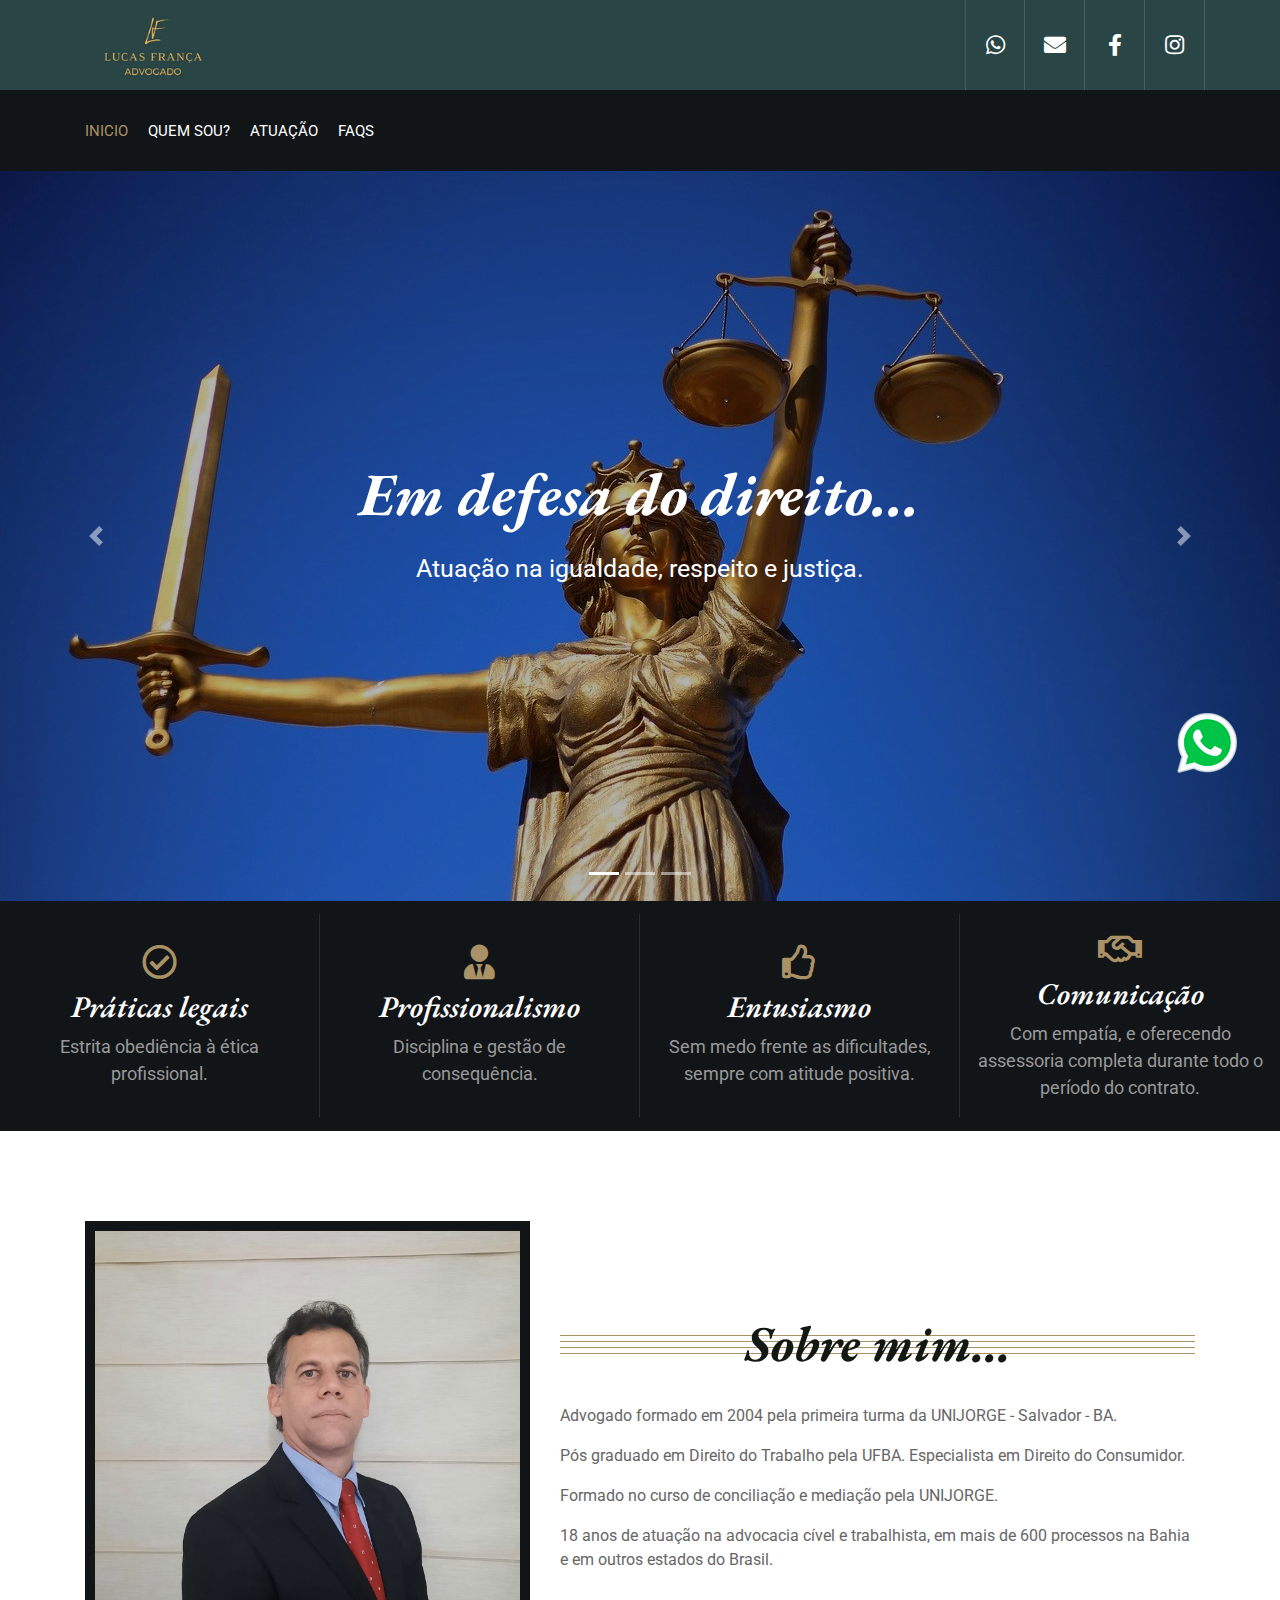
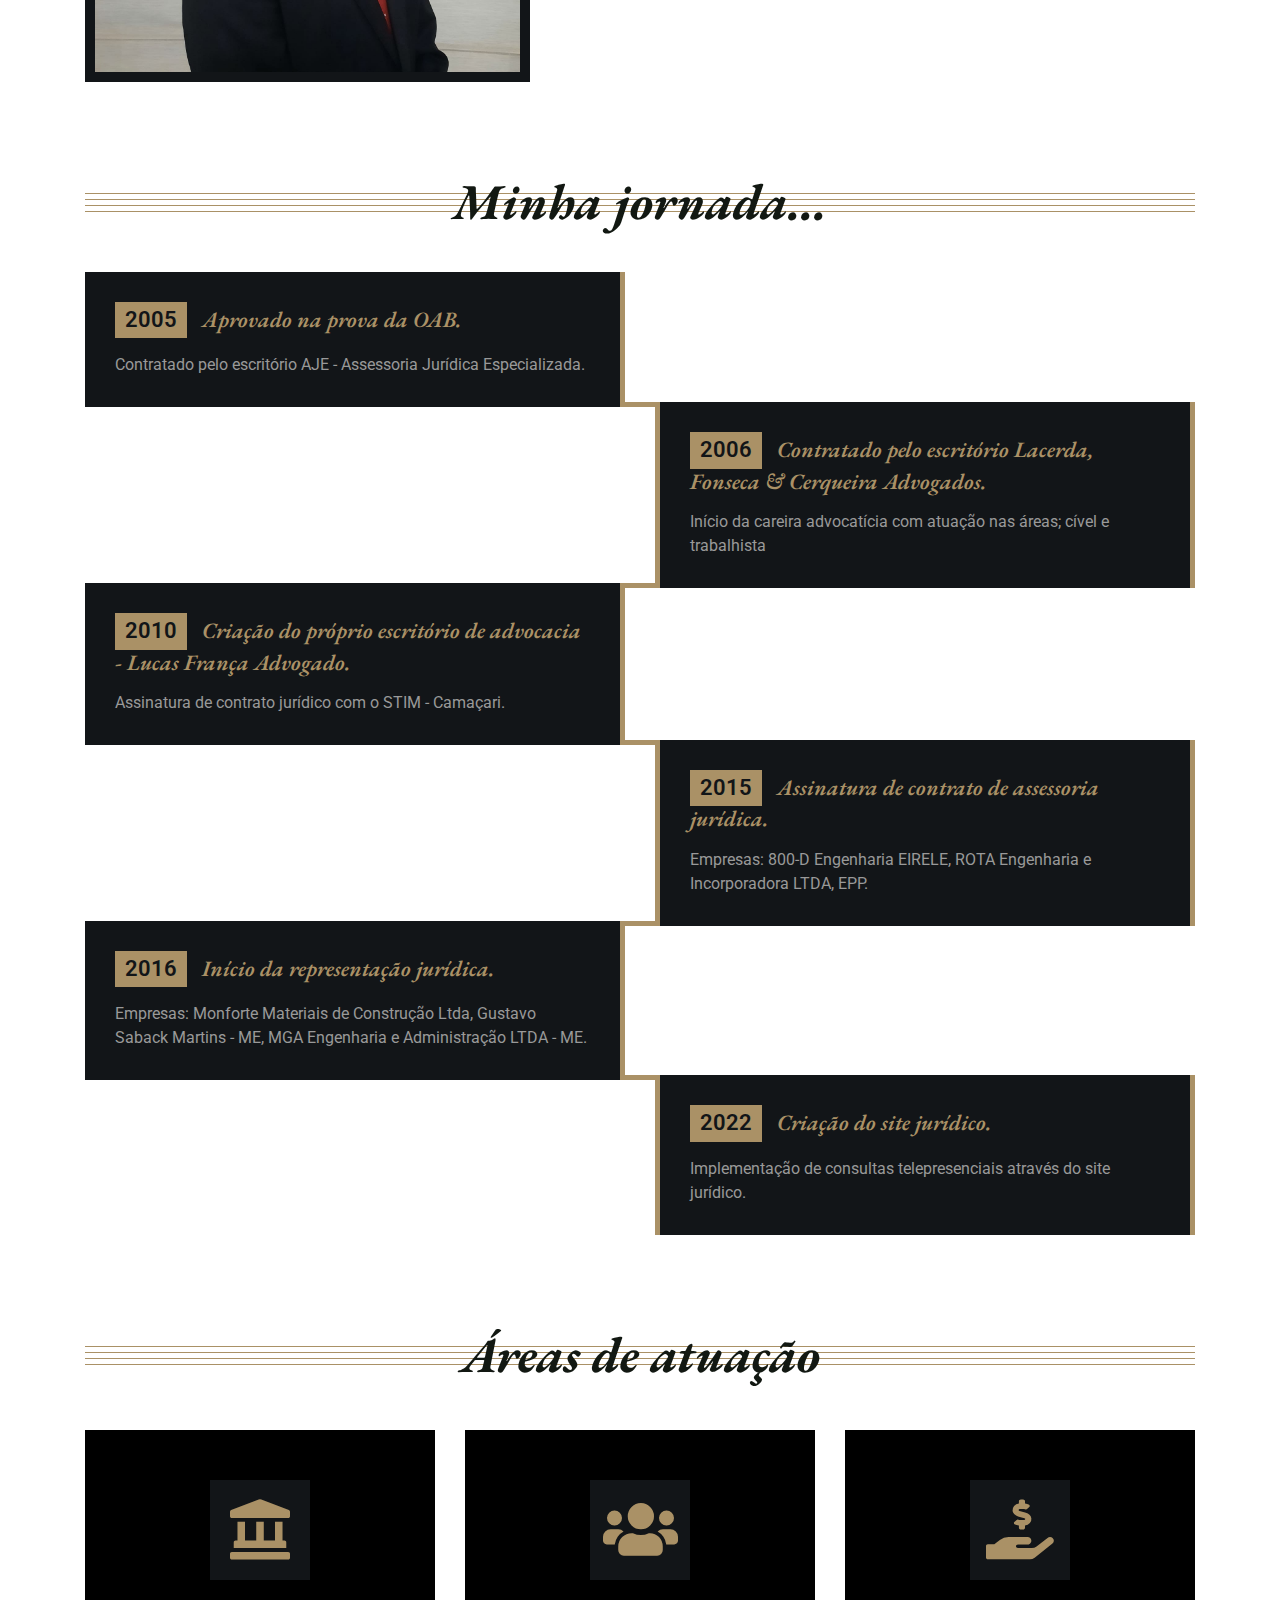
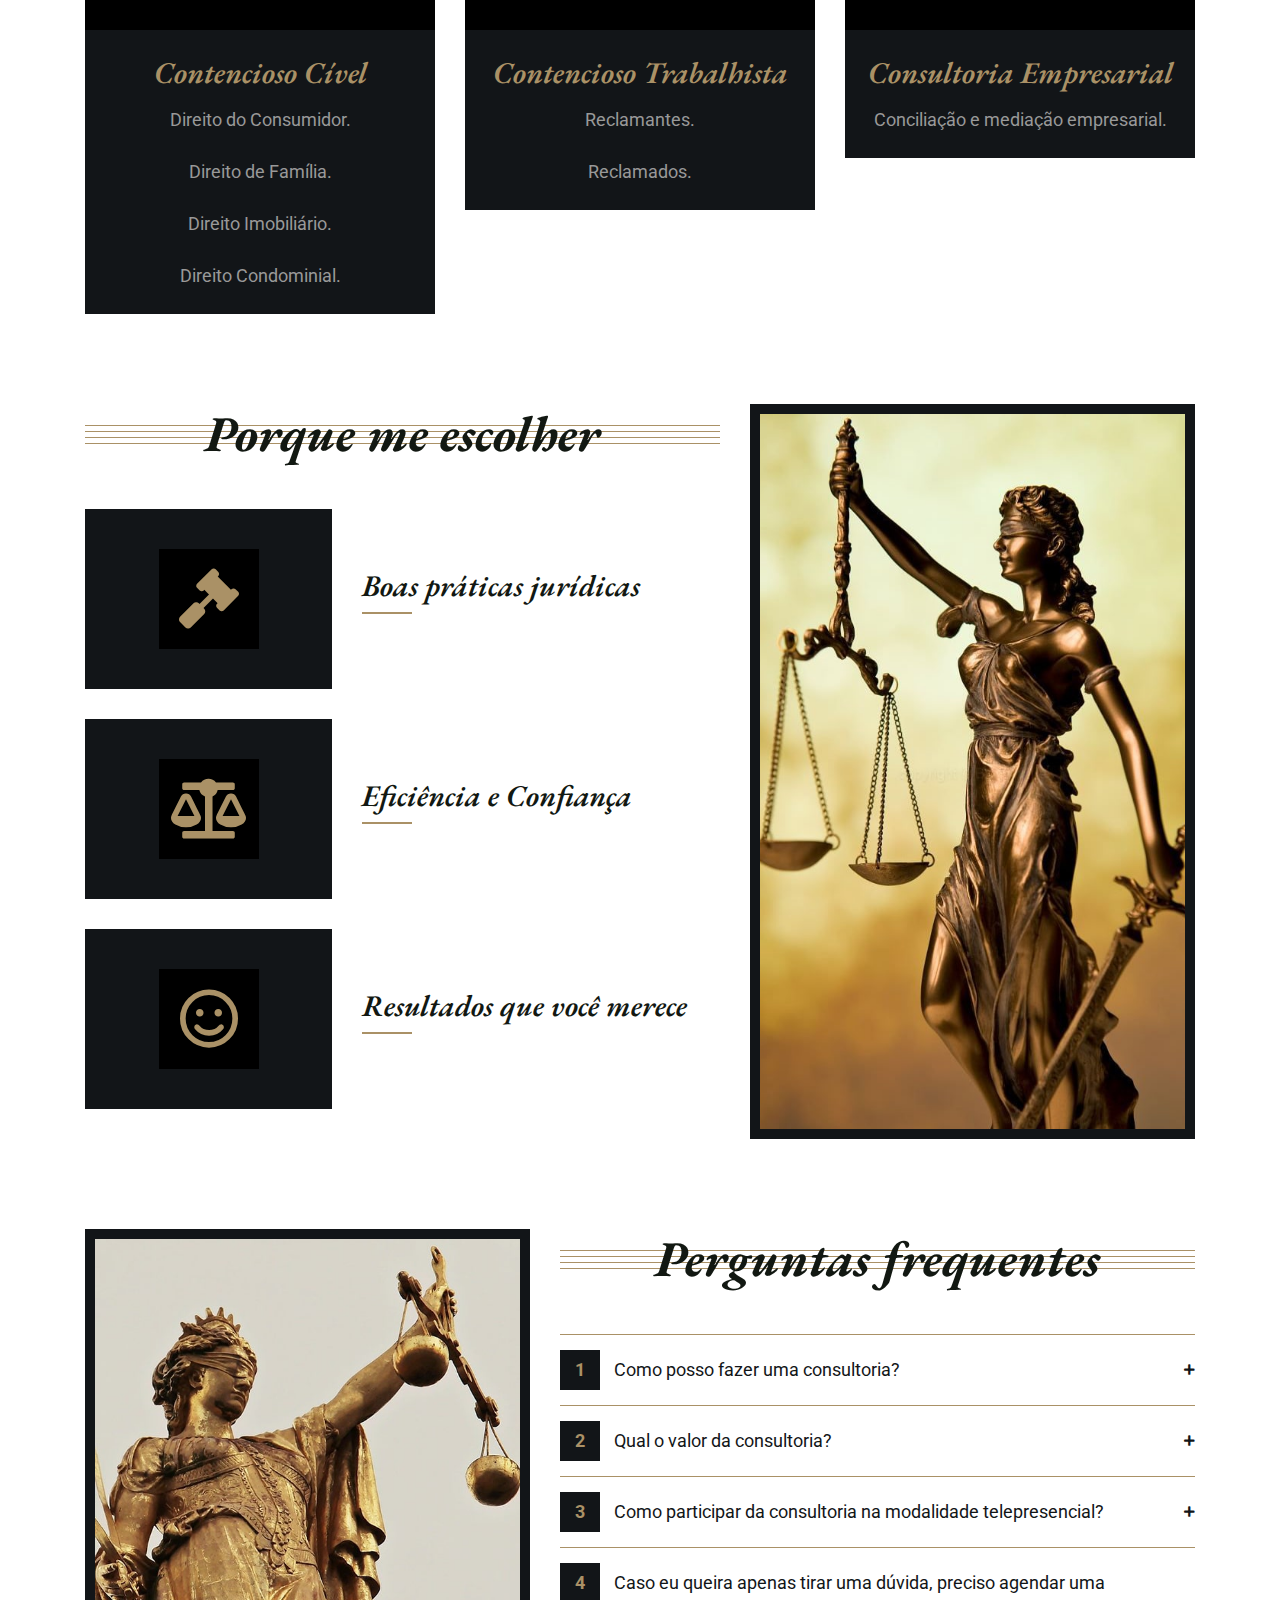
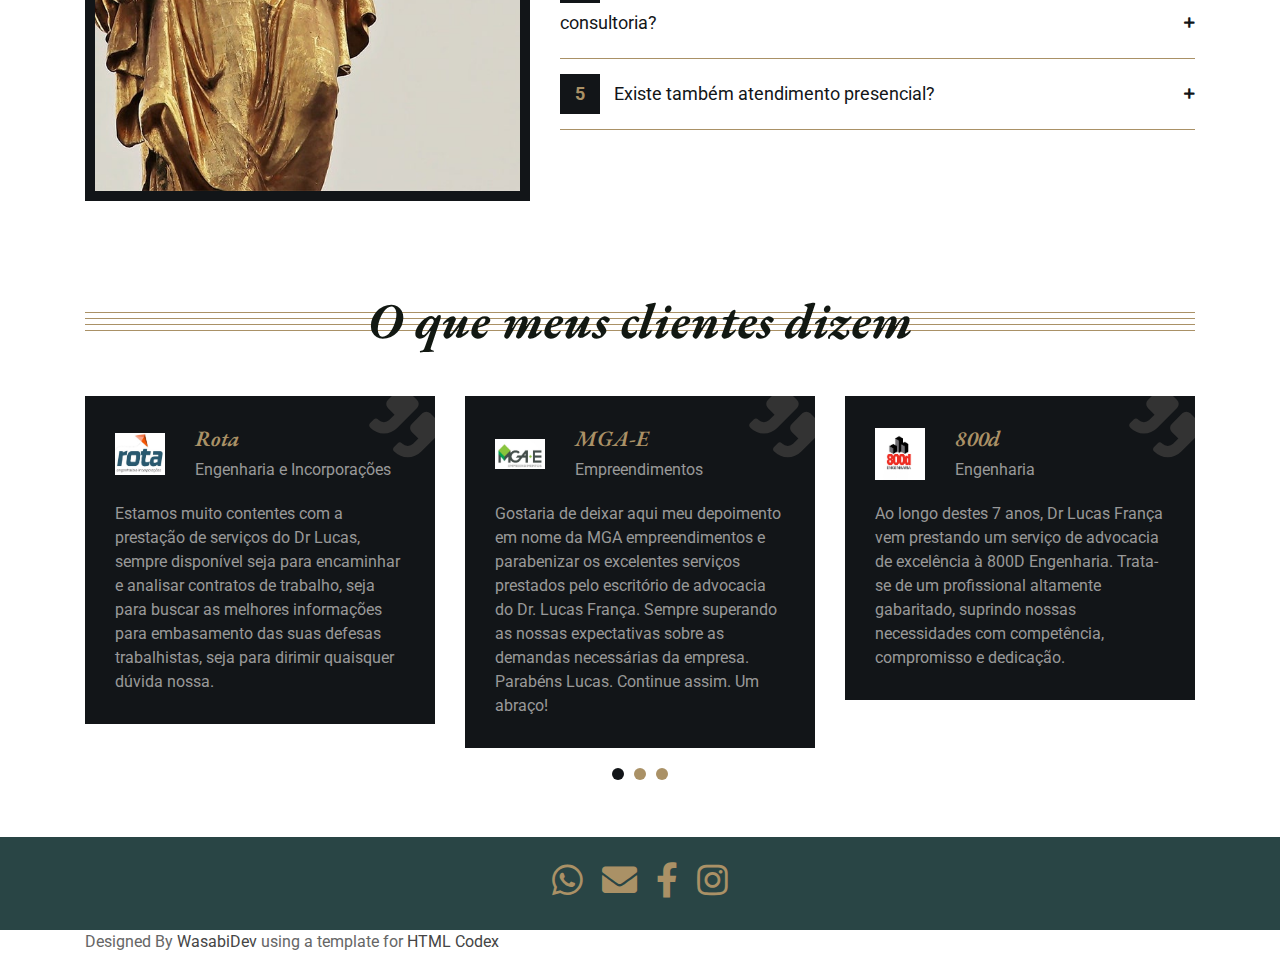
<file: index.html>
<!DOCTYPE html>
<html lang="Pt-br">
    <head>
        <meta charset="utf-8">
        <title>Lucas França Adv</title>
        <meta content="width=device-width, initial-scale=1.0" name="viewport">
        <meta content="Law Firm Website Template" name="keywords">
        <meta content="Law Firm Website Template" name="description">

        <!-- Favicon -->
        <link href="img/favicon.jpg" rel="icon">

        <!-- Google Font -->
        <link href="https://fonts.googleapis.com/css2?family=EB+Garamond:ital,wght@1,600;1,700;1,800&family=Roboto:wght@400;500&display=swap" rel="stylesheet"> 
        
        <!-- CSS Libraries -->
        <link href="https://stackpath.bootstrapcdn.com/bootstrap/4.4.1/css/bootstrap.min.css" rel="stylesheet">
        <link href="https://cdnjs.cloudflare.com/ajax/libs/font-awesome/5.10.0/css/all.min.css" rel="stylesheet">
        <link href="lib/animate/animate.min.css" rel="stylesheet">
        <link href="lib/owlcarousel/assets/owl.carousel.min.css" rel="stylesheet">

        <!-- Template Stylesheet -->
        <link href="css/style.css" rel="stylesheet">
    </head>

    <body>
        <div class="wrapper">
            <!-- Top Bar Start -->
            <div class="top-bar">
                <div class="container-fluid">
                    <div class="row">
                        <div class="col-3">
                            <div class="logo">
                                <a href="index.html">
                                    <img src="img/logo_sitio_lucas.png" alt="Logo">
                                </a>
                            </div>
                        </div>
                        <div class="col-9">
                            <div class="top-bar-right">
                                <!-- <div class="text">
                                    <h2>8:00 - 17:00</h2>
                                    <p>Atendimento telepresencial Seg - Sex</p>
                                </div> -->
                                <!--<div class="text">
                                    <h2>+55 71 99142-7575</h2>
                                    <p>Chame para uma consulta</p>
                                </div> -->
                                <div class="social">
                                    <a href="https://wa.link/nz1c8w"><i class="fab fa-whatsapp"></i></a>
                                    <a href="mailto:lucas.sfs@gmail.com"><i class="fas fa-envelope"></i></a>
                                    <a href="https://www.facebook.com/profile.php?id=100048726273113"><i class="fab fa-facebook-f"></i></a>
                                    <a href="https://www.instagram.com/lucasfrancaadvogado/"><i class="fab fa-instagram"></i></a>
                                </div>
                            </div>
                        </div>
                    </div>
                </div>-
            </div>
            <!-- Top Bar End -->

            <!-- Nav Bar Start -->
            <div class="nav-bar">
                <div class="container-fluid">
                    <nav class="navbar navbar-expand-lg bg-dark navbar-dark">
                        <a href="#" class="navbar-brand">MENU</a>
                        <button type="button" class="navbar-toggler" data-toggle="collapse" data-target="#navbarCollapse">
                            <span class="navbar-toggler-icon"></span>
                        </button>

                        <div class="collapse navbar-collapse justify-content-between" id="navbarCollapse">
                            <div class="navbar-nav mr-auto">
                                <a href="index.html" class="nav-item nav-link active">Inicio</a>
                                <a href="#about" class="nav-item nav-link">Quem sou?</a>
                                <a href="#service" class="nav-item nav-link">Atuação</a>
                                <a href="#faqs" class="nav-item nav-link">FAQs</a>
                                <!-- <a href="blog.html" class="nav-item nav-link">Blog</a> -->
                                <!-- <a href="team.html" class="nav-item nav-link">Attorneys</a> -->
                                <!-- <a href="portfolio.html" class="nav-item nav-link">Case Studies</a> -->
                                <!-- <div class="nav-item dropdown">
                                    <a href="#" class="nav-link dropdown-toggle" data-toggle="dropdown">Pages</a>
                                    <div class="dropdown-menu">
                                        <a href="blog.html" class="dropdown-item">Blog Page</a>
                                        <a href="single.html" class="dropdown-item">Single Page</a>
                                    </div>
                                </div> -->
                                <!-- <a href="contact.html" class="nav-item nav-link">Contato</a> -->
                            </div>
                            <!-- <div class="ml-auto">
                                <a class="btn" href="https://htmlcodex.com/law-firm-website-template">Get Appointment</a>
                            </div> -->
                        </div>
                    </nav>
                </div>
            </div>
            <!-- Nav Bar End -->
            
            
            <!-- Carousel Start -->
            <div id="carousel" class="carousel slide" data-ride="carousel">
                <ol class="carousel-indicators">
                    <li data-target="#carousel" data-slide-to="0" class="active"></li>
                    <li data-target="#carousel" data-slide-to="1"></li>
                    <li data-target="#carousel" data-slide-to="2"></li>
                </ol>
                <div class="carousel-inner">
                    <div class="carousel-item active">
                        <img src="img/justice-2060093_1280.jpg" alt="Carousel Image">
                        <div class="carousel-caption">
                            <h1 class="animated fadeInLeft">Em defesa do direito...</h1>
                            <p class="animated fadeInRight">Atuação na igualdade, respeito e justiça.</p>
                            <!-- <a class="btn animated fadeInUp" href="#">Faça sua consulta</a> -->
                        </div>
                    </div>

                    <div class="carousel-item">
                        <img src="img/escritorio_dr_lucas.png" alt="Carousel Image">
                        <div class="carousel-caption">
                            <h1 class="animated fadeInLeft">Soluções coerentes e genuinas...</h1>
                            <p class="animated fadeInRight">Quebrando barreiras e questionando tradições em busca do melhor resultado para você.</p>
                            <!-- <a class="btn animated fadeInUp" href="#">Faça sua consulta</a> -->
                        </div>
                    </div>

                    <div class="carousel-item">
                        <img src="img/carousel-2.jpg" alt="Carousel Image">
                        <div class="carousel-caption">
                            <h1 class="animated fadeInLeft">Porque a justiça tem que ser acessível...</h1>
                            <p class="animated fadeInRight">Sempre ao serviço do(a) cliente ajudando-o(a) na busca da justiça que procura.</p>
                            <!-- <a class="btn animated fadeInUp" href="#">Faça sua consulta</a> -->
                        </div>
                    </div>
                </div>

                <a class="carousel-control-prev" href="#carousel" role="button" data-slide="prev">
                    <span class="carousel-control-prev-icon" aria-hidden="true"></span>
                    <span class="sr-only">Anterior</span>
                </a>
                <a class="carousel-control-next" href="#carousel" role="button" data-slide="next">
                    <span class="carousel-control-next-icon" aria-hidden="true"></span>
                    <span class="sr-only">Próximo</span>
                </a>
            </div>
            <!-- Carousel End -->
            
            
            <!-- Top Feature Start-->
            <div class="feature-top">
                <div class="container-fluid">
                    <div class="row align-items-center">
                        <div class="col-md-3 col-sm-6">
                            <div class="feature-item">
                                <i class="far fa-check-circle"></i>
                                <h3>Práticas legais</h3>
                                <p>Estrita obediência à ética profissional.</p>
                            </div>
                        </div>
                        <div class="col-md-3 col-sm-6">
                            <div class="feature-item">
                                <i class="fa fa-user-tie"></i>
                                <h3>Profissionalismo</h3>
                                <p>Disciplina e gestão de consequência.</p>
                            </div>
                        </div>
                        <div class="col-md-3 col-sm-6">
                            <div class="feature-item">
                                <i class="far fa-thumbs-up"></i>
                                <h3>Entusiasmo</h3>
                                <p>Sem medo frente as dificultades, sempre com atitude positiva.</p>
                            </div>
                        </div>
                        <div class="col-md-3 col-sm-6">
                            <div class="feature-item">
                                <i class="far fa-handshake"></i>
                                <h3>Comunicação</h3>
                                <p>Com empatía, e oferecendo assessoria completa durante todo o período do contrato.</p>
                            </div>
                        </div>
                    </div>
                </div>
            </div>
            <!-- Top Feature End-->
            
            <!-- About Start -->
            <div class="about" id="about">
                <div class="container">
                    <div class="row align-items-center">
                        <div class="col-lg-5 col-md-6">
                            <div class="about-img">
                                <img src="img/primero_plano_dr_lucas.jpeg" alt="Image">
                            </div>
                        </div>
                        <div class="col-lg-7 col-md-6">
                            <div class="section-header">
                                <h2>Sobre mim...</h2>
                            </div>
                            <div class="about-text">
                                <p>
                                    Advogado formado em 2004 pela primeira turma da UNIJORGE - Salvador - BA.
                                </p>
                                <p>
                                    Pós graduado em Direito do Trabalho pela UFBA.
                                    Especialista em Direito do Consumidor.
                                </p>
                                <p>
                                    Formado no curso de conciliação e mediação pela UNIJORGE.
                                </p>
                                <p>
                                    18 anos de atuação na advocacia cível e trabalhista, em mais de 600 processos na Bahia e em outros estados do Brasil.
                                </p>
     
                                <!-- <a class="btn" href="">Learn More</a> -->
                            </div>
                        </div>
                    </div>
                </div>
            </div>
            <!-- About End -->

            <!-- Timeline Start -->
            <div class="timeline">
                <div class="container">
                    <div class="section-header">
                        <h2>Minha jornada...</h2>
                    </div>
                    <div class="timeline-start">
                        <div class="timeline-container left">
                            <div class="timeline-content">
                                <h2><span>2005</span>Aprovado na prova da OAB.</h2>
                                <p>
                                    Contratado pelo escritório AJE - Assessoria Jurídica Especializada.
                                </p>
                            </div>
                        </div>
                        <div class="timeline-container right">
                            <div class="timeline-content">
                                <h2><span>2006</span>Contratado pelo  escritório Lacerda, Fonseca & Cerqueira Advogados.
                                </h2>
                                <p>
                                    Início da careira advocatícia com atuação nas áreas; cível e trabalhista
                                </p>
                            </div>
                        </div>
                        <div class="timeline-container left">
                            <div class="timeline-content">
                                <h2><span>2010</span>Criação do próprio escritório de advocacia - Lucas França Advogado.</h2>
                                <p>
                                    Assinatura de contrato jurídico com o STIM - Camaçari.
                                </p>
                            </div>
                        </div>
                        <div class="timeline-container right">
                            <div class="timeline-content">
                                <h2><span>2015</span>Assinatura de contrato de assessoria jurídica.</h2>
                                <p>
                                    Empresas: 800-D Engenharia EIRELE, ROTA Engenharia e Incorporadora LTDA, EPP.
                                </p>
                            </div>
                        </div>
                        <div class="timeline-container left">
                            <div class="timeline-content">
                                <h2><span>2016</span>Início da representação jurídica.</h2>
                                <p>
                                    Empresas: Monforte Materiais de Construção Ltda, Gustavo Saback Martins - ME, MGA Engenharia e Administração LTDA - ME.
                                </p>
                            </div>
                        </div>
                        <div class="timeline-container right">
                            <div class="timeline-content">
                                <h2><span>2022</span>Criação do site jurídico.</h2> 
                                <p>
                                    Implementação de consultas telepresenciais através do site jurídico.
                                </p>
                            </div>
                        </div>
                    </div>
                </div>
            </div>
            <!-- Timeline End -->

            <!-- Service Start -->
            <div class="service" id="service">
                <div class="container">
                    <div class="section-header">
                        <h2>Áreas de atuação</h2>
                    </div>
                    <div class="row">
                        <div class="col-lg-4 col-md-6">
                            <div class="service-item">
                                <div class="service-icon">
                                    <i class="fa fa-landmark"></i>
                                </div>
                                <h3>Contencioso Cível</h3>
                                <p>Direito do Consumidor.</p>
                                <p>Direito de Família.</p>
                                <p>Direito Imobiliário.</p>
                                <p>Direito Condominial.</p>
                                <!-- <a class="btn" href="">Learn More</a> -->
                            </div>
                        </div>
                        <div class="col-lg-4 col-md-6">
                            <div class="service-item">
                                <div class="service-icon">
                                    <i class="fa fa-users"></i>
                                </div>
                                <h3>Contencioso Trabalhista</h3>
                                <p>Reclamantes.</p>
                                <p>Reclamados.</p>
                                <!-- <a class="btn" href="">Learn More</a> -->
                            </div>
                        </div>
                        <div class="col-lg-4 col-md-6">
                            <div class="service-item">
                                <div class="service-icon">
                                    <i class="fa fa-hand-holding-usd"></i>
                                </div>
                                <h3>Consultoria Empresarial</h3>
                                <p>
                                    Conciliação e mediação empresarial.
                                </p>
                                <!-- <a class="btn" href="">Learn More</a> -->
                            </div>
                        </div>
                        <!-- <div class="col-lg-4 col-md-6">
                            <div class="service-item">
                                <div class="service-icon">
                                    <i class="fa fa-graduation-cap"></i>
                                </div>
                                <h3>Education Law</h3>
                                <p>
                                    Lorem ipsum dolor sit amet elit. Phasellus nec pretium mi. Curabitur facilisis ornare velit non
                                </p>
                                <a class="btn" href="">Learn More</a>
                            </div>
                        </div>
                        <div class="col-lg-4 col-md-6">
                            <div class="service-item">
                                <div class="service-icon">
                                    <i class="fa fa-gavel"></i>
                                </div>
                                <h3>Criminal Law</h3>
                                <p>
                                    Lorem ipsum dolor sit amet elit. Phasellus nec pretium mi. Curabitur facilisis ornare velit non
                                </p>
                                <a class="btn" href="">Learn More</a>
                            </div>
                        </div>
                        <div class="col-lg-4 col-md-6">
                            <div class="service-item">
                                <div class="service-icon">
                                    <i class="fa fa-globe"></i>
                                </div>
                                <h3>Cyber Law</h3>
                                <p>
                                    Lorem ipsum dolor sit amet elit. Phasellus nec pretium mi. Curabitur facilisis ornare velit non
                                </p>
                                <a class="btn" href="">Learn More</a>
                            </div>
                        </div> -->
                    </div>
                </div>
            </div>
            <!-- Service End -->
            
            
            <!-- Feature Start -->
            <div class="feature">
                <div class="container">
                    <div class="row">
                        <div class="col-md-7">
                            <div class="section-header">
                                <h2>Porque me escolher</h2>
                            </div>
                            <div class="row align-items-center feature-item">
                                <div class="col-5">
                                    <div class="feature-icon">
                                        <i class="fa fa-gavel"></i>
                                    </div>
                                </div>
                                <div class="col-7">
                                    <h3>Boas práticas jurídicas</h3>
                                    <!-- <p>
                                        Lorem ipsum dolor sit amet elit. Phasellus nec pretium mi. Curabitur facilisis ornare velit non vulputate.
                                    </p> -->
                                </div>
                            </div>
                            <div class="row align-items-center feature-item">
                                <div class="col-5">
                                    <div class="feature-icon">
                                        <i class="fa fa-balance-scale"></i>
                                    </div>
                                </div>
                                <div class="col-7">
                                    <h3>Eficiência e Confiança</h3>
                                    <!-- <p>
                                        Lorem ipsum dolor sit amet elit. Phasellus nec pretium mi. Curabitur facilisis ornare velit non vulputate.
                                    </p> -->
                                </div>
                            </div>
                            <div class="row align-items-center feature-item">
                                <div class="col-5">
                                    <div class="feature-icon">
                                        <i class="far fa-smile"></i>
                                    </div>
                                </div>
                                <div class="col-7">
                                    <h3>Resultados que você merece</h3>
                                    <!-- <p>
                                        Lorem ipsum dolor sit amet elit. Phasellus nec pretium mi. Curabitur facilisis ornare velit non vulputate.
                                    </p> -->
                                </div>
                            </div>
                        </div>
                        <div class="col-md-5">
                            <div class="feature-img">
                                <img src="img/feature.jpg" alt="Feature">
                            </div>
                        </div>
                    </div>
                </div>
            </div>
            <!-- Feature End -->
            
            
            <!-- Team Start -->
            <!-- <div class="team">
                <div class="container">
                    <div class="section-header">
                        <h2>Meet Our Expert Attorneys</h2>
                    </div>
                    <div class="row">
                        <div class="col-lg-3 col-md-6">
                            <div class="team-item">
                                <div class="team-img">
                                    <img src="img/team-1.jpg" alt="Team Image">
                                </div>
                                <div class="team-text">
                                    <h2>Adam Phillips</h2>
                                    <p>Business Consultant</p>
                                    <div class="team-social">
                                        <a class="social-tw" href=""><i class="fab fa-twitter"></i></a>
                                        <a class="social-fb" href=""><i class="fab fa-facebook-f"></i></a>
                                        <a class="social-li" href=""><i class="fab fa-linkedin-in"></i></a>
                                        <a class="social-in" href=""><i class="fab fa-instagram"></i></a>
                                    </div>
                                </div>
                            </div>
                        </div>
                        <div class="col-lg-3 col-md-6">
                            <div class="team-item">
                                <div class="team-img">
                                    <img src="img/team-2.jpg" alt="Team Image">
                                </div>
                                <div class="team-text">
                                    <h2>Dylan Adams</h2>
                                    <p>Criminal Consultant</p>
                                    <div class="team-social">
                                        <a class="social-tw" href=""><i class="fab fa-twitter"></i></a>
                                        <a class="social-fb" href=""><i class="fab fa-facebook-f"></i></a>
                                        <a class="social-li" href=""><i class="fab fa-linkedin-in"></i></a>
                                        <a class="social-in" href=""><i class="fab fa-instagram"></i></a>
                                    </div>
                                </div>
                            </div>
                        </div>
                        <div class="col-lg-3 col-md-6">
                            <div class="team-item">
                                <div class="team-img">
                                    <img src="img/team-3.jpg" alt="Team Image">
                                </div>
                                <div class="team-text">
                                    <h2>Gloria Edwards</h2>
                                    <p>Divorce Consultant</p>
                                    <div class="team-social">
                                        <a class="social-tw" href=""><i class="fab fa-twitter"></i></a>
                                        <a class="social-fb" href=""><i class="fab fa-facebook-f"></i></a>
                                        <a class="social-li" href=""><i class="fab fa-linkedin-in"></i></a>
                                        <a class="social-in" href=""><i class="fab fa-instagram"></i></a>
                                    </div>
                                </div>
                            </div>
                        </div>
                        <div class="col-lg-3 col-md-6">
                            <div class="team-item">
                                <div class="team-img">
                                    <img src="img/team-4.jpg" alt="Team Image">
                                </div>
                                <div class="team-text">
                                    <h2>Josh Dunn</h2>
                                    <p>Immigration Consultant</p>
                                    <div class="team-social">
                                        <a class="social-tw" href=""><i class="fab fa-twitter"></i></a>
                                        <a class="social-fb" href=""><i class="fab fa-facebook-f"></i></a>
                                        <a class="social-li" href=""><i class="fab fa-linkedin-in"></i></a>
                                        <a class="social-in" href=""><i class="fab fa-instagram"></i></a>
                                    </div>
                                </div>
                            </div>
                        </div>
                    </div>
                </div>
            </div> -->
            <!-- Team End -->


            <!-- FAQs Start -->
            <div class="faqs" id="faqs">
                <div class="container">
                    <div class="row">
                        <div class="col-md-5">
                            <div class="faqs-img">
                                <img src="img/faqs.jpg" alt="Image">
                            </div>
                        </div>
                        <div class="col-md-7">
                            <div class="section-header">
                                <h2>Perguntas frequentes</h2>
                            </div>
                            <div id="accordion">
                                <div class="card">
                                    <div class="card-header">
                                        <a class="card-link collapsed" data-toggle="collapse" href="#collapseOne" aria-expanded="false">
                                            <span>1</span> Como posso fazer uma consultoria?
                                        </a>
                                    </div>
                                    <div id="collapseOne" class="collapse" data-parent="#accordion">
                                        <div class="card-body">
                                            Entra em contato através dos meios localizados no canto superior direito do site.
                                        </div>
                                    </div>
                                </div>
                                <div class="card">
                                    <div class="card-header">
                                        <a class="card-link" data-toggle="collapse" href="#collapseTwo">
                                            <span>2</span>  Qual o valor da consultoria?
                                        </a>
                                    </div>
                                    <div id="collapseTwo" class="collapse" data-parent="#accordion">
                                        <div class="card-body">
                                            Dependerá da área do Direito e do que necessita.
                                        </div>
                                    </div>
                                </div>
                                <div class="card">
                                    <div class="card-header">
                                        <a class="card-link" data-toggle="collapse" href="#collapseThree">
                                            <span>3</span> Como participar da consultoria na modalidade telepresencial?
                                        </a>
                                    </div>
                                    <div id="collapseThree" class="collapse" data-parent="#accordion">
                                        <div class="card-body">
                                            Após a contratação do serviço, será encaminhado um passo a passo.
                                        </div>
                                    </div>
                                </div>
                                <div class="card">
                                    <div class="card-header">
                                        <a class="card-link" data-toggle="collapse" href="#collapseFour">
                                            <span>4</span> Caso eu queira apenas tirar uma dúvida, preciso agendar uma consultoria?
                                        </a>
                                    </div>
                                    <div id="collapseFour" class="collapse" data-parent="#accordion">
                                        <div class="card-body">
                                            Após enviar o seu questionamento será analisado o caso para constatar se será necessária.
                                        </div>
                                    </div>
                                </div>
                                <div class="card">
                                    <div class="card-header">
                                        <a class="card-link" data-toggle="collapse" href="#collapseFive">
                                            <span>5</span> Existe também atendimento presencial?
                                        </a>
                                    </div>
                                    <div id="collapseFive" class="collapse" data-parent="#accordion">
                                        <div class="card-body">
                                            Na hipótese de ser necessário, sim.
                                        </div>
                                    </div>
                                </div> 
                            </div>
                            <!-- <a class="btn" href="">Ask more</a> -->
                        </div>
                    </div>
                </div>
            </div>
            <!-- FAQs End -->

            <!-- Testimonial Start -->
            <div class="testimonial">
                <div class="container">
                    <div class="section-header">
                        <h2>O que meus clientes dizem</h2>
                    </div>
                    <div class="owl-carousel testimonials-carousel">
                        <div class="testimonial-item">
                            <i class="fa fa-quote-right"></i>
                            <div class="row align-items-center">
                                <div class="col-3">
                                    <img src="img/cliente_rota.jpg" alt="">
                                </div>
                                <div class="col-9">
                                    <h2>Rota</h2>
                                    <p>Engenharia e Incorporações</p>
                                </div>
                                <div class="col-12">
                                    <p>
                                        Estamos muito contentes com a prestação de serviços do Dr Lucas, sempre disponível seja para encaminhar e analisar contratos de trabalho, seja para buscar as melhores informações para embasamento das suas defesas trabalhistas, seja para dirimir quaisquer dúvida nossa.
                                    </p>
                                </div>
                            </div>
                        </div>
                        <div class="testimonial-item">
                            <i class="fa fa-quote-right"></i>
                            <div class="row align-items-center">
                                <div class="col-3">
                                    <img src="img/cliente-2-mga.jpg" alt="">
                                </div>
                                <div class="col-9">
                                    <h2>MGA-E</h2>
                                    <p>Empreendimentos</p>
                                </div>
                                <div class="col-12">
                                    <p>
                                        Gostaria de deixar aqui meu depoimento em nome da MGA empreendimentos e parabenizar os excelentes serviços prestados pelo escritório de advocacia do Dr. Lucas França. Sempre superando as nossas expectativas sobre as demandas necessárias da empresa. Parabéns Lucas. Continue assim. Um abraço!
                                    </p>
                                </div>
                            </div>
                        </div>
                        <div class="testimonial-item">
                            <i class="fa fa-quote-right"></i>
                            <div class="row align-items-center">
                                <div class="col-3">
                                    <img src="img/cliente-3.jpg" alt="">
                                </div>
                                <div class="col-9">
                                    <h2>800d</h2>
                                    <p>Engenharia</p>
                                </div>
                                <div class="col-12">
                                    <p>
                                        Ao longo destes 7 anos, Dr Lucas França vem prestando um serviço de advocacia de excelência à 800D Engenharia.
Trata-se de um profissional altamente gabaritado, suprindo nossas necessidades com competência, compromisso e dedicação.
                                    </p>
                                </div>
                            </div>
                        </div>
                        <div class="testimonial-item">
                            <i class="fa fa-quote-right"></i>
                            <div class="row align-items-center">
                                <div class="col-3">
                                    <img src="img/dryquinha_01.jpg" alt="">
                                </div>
                                <div class="col-9">
                                    <h2>Adriana Salomão</h2>
                                    <p>Inspetora de Qualidade</p>
                                </div>
                                <div class="col-12">
                                    <p>
                                        Há vários anos, Lucas atende com eficiência todas as minhas necessidades de assessoria e defesa jurídica. Eu não poderia ter outra pessoa. Sempre bem informado, disposto a ouvir e agir de forma proativa.
                                    </p>
                                </div>
                            </div>
                        </div>
                        <div class="testimonial-item">
                            <i class="fa fa-quote-right"></i>
                            <div class="row align-items-center">
                                <div class="col-3">
                                    <img src="img/testimonial-1.jpg" alt="">
                                </div>
                                <div class="col-9">
                                    <h2>Client Name</h2>
                                    <p>Profession</p>
                                </div>
                                <div class="col-12">
                                    <p>
                                        Lorem ipsum dolor sit amet, consectetur adipiscing elit. Etiam accumsan lacus eget velit
                                    </p>
                                </div>
                            </div>
                        </div>
                        <div class="testimonial-item">
                            <i class="fa fa-quote-right"></i>
                            <div class="row align-items-center">
                                <div class="col-3">
                                    <img src="img/testimonial-2.jpg" alt="">
                                </div>
                                <div class="col-9">
                                    <h2>Client Name</h2>
                                    <p>Profession</p>
                                </div>
                                <div class="col-12">
                                    <p>
                                        Lorem ipsum dolor sit amet, consectetur adipiscing elit. Etiam accumsan lacus eget velit
                                    </p>
                                </div>
                            </div>
                        </div>
                        <div class="testimonial-item">
                            <i class="fa fa-quote-right"></i>
                            <div class="row align-items-center">
                                <div class="col-3">
                                    <img src="img/testimonial-3.jpg" alt="">
                                </div>
                                <div class="col-9">
                                    <h2>Client Name</h2>
                                    <p>Profession</p>
                                </div>
                                <div class="col-12">
                                    <p>
                                        Lorem ipsum dolor sit amet, consectetur adipiscing elit. Etiam accumsan lacus eget velit
                                    </p>
                                </div>
                            </div>
                        </div>
                    </div>
                </div>
            </div>
            <!-- Testimonial End -->

            <!-- Blog Start -->
            <!-- <div class="blog">
                <div class="container">
                    <div class="section-header">
                        <h2>Novedades do meu Blog</h2>
                    </div>
                    <div class="owl-carousel blog-carousel">
                        <div class="blog-item">
                            <img src="img/blog-1.jpg" alt="Blog">
                            <h3>Lorem ipsum dolor</h3>
                            <div class="meta">
                                <i class="fa fa-list-alt"></i>
                                <a href="">Civil Law</a>
                                <i class="fa fa-calendar-alt"></i>
                                <p>01-Jan-2045</p>
                            </div>
                            <p>
                                Lorem ipsum dolor sit amet elit. Phasellus nec pretium mi. Curabitur facilisis ornare velit non vulputate. Aliquam metus tortor
                            </p>
                            <a class="btn" href="">Read More <i class="fa fa-angle-right"></i></a>
                        </div>
                        <div class="blog-item">
                            <img src="img/blog-2.jpg" alt="Blog">
                            <h3>Lorem ipsum dolor</h3>
                            <div class="meta">
                                <i class="fa fa-list-alt"></i>
                                <a href="">Family Law</a>
                                <i class="fa fa-calendar-alt"></i>
                                <p>01-Jan-2045</p>
                            </div>
                            <p>
                                Lorem ipsum dolor sit amet elit. Phasellus nec pretium mi. Curabitur facilisis ornare velit non vulputate. Aliquam metus tortor
                            </p>
                            <a class="btn" href="">Read More <i class="fa fa-angle-right"></i></a>
                        </div>
                        <div class="blog-item">
                            <img src="img/blog-3.jpg" alt="Blog">
                            <h3>Lorem ipsum dolor</h3>
                            <div class="meta">
                                <i class="fa fa-list-alt"></i>
                                <a href="">Business Law</a>
                                <i class="fa fa-calendar-alt"></i>
                                <p>01-Jan-2045</p>
                            </div>
                            <p>
                                Lorem ipsum dolor sit amet elit. Phasellus nec pretium mi. Curabitur facilisis ornare velit non vulputate. Aliquam metus tortor
                            </p>
                            <a class="btn" href="">Read More <i class="fa fa-angle-right"></i></a>
                        </div>
                        <div class="blog-item">
                            <img src="img/blog-1.jpg" alt="Blog">
                            <h3>Lorem ipsum dolor</h3>
                            <div class="meta">
                                <i class="fa fa-list-alt"></i>
                                <a href="">Education Law</a>
                                <i class="fa fa-calendar-alt"></i>
                                <p>01-Jan-2045</p>
                            </div>
                            <p>
                                Lorem ipsum dolor sit amet elit. Phasellus nec pretium mi. Curabitur facilisis ornare velit non vulputate. Aliquam metus tortor
                            </p>
                            <a class="btn" href="">Read More <i class="fa fa-angle-right"></i></a>
                        </div>
                        <div class="blog-item">
                            <img src="img/blog-2.jpg" alt="Blog">
                            <h3>Lorem ipsum dolor</h3>
                            <div class="meta">
                                <i class="fa fa-list-alt"></i>
                                <a href="">Criminal Law</a>
                                <i class="fa fa-calendar-alt"></i>
                                <p>01-Jan-2045</p>
                            </div>
                            <p>
                                Lorem ipsum dolor sit amet elit. Phasellus nec pretium mi. Curabitur facilisis ornare velit non vulputate. Aliquam metus tortor
                            </p>
                            <a class="btn" href="">Read More <i class="fa fa-angle-right"></i></a>
                        </div>
                        <div class="blog-item">
                            <img src="img/blog-3.jpg" alt="Blog">
                            <h3>Lorem ipsum dolor</h3>
                            <div class="meta">
                                <i class="fa fa-list-alt"></i>
                                <a href="">Cyber Law</a>
                                <i class="fa fa-calendar-alt"></i>
                                <p>01-Jan-2045</p>
                            </div>
                            <p>
                                Lorem ipsum dolor sit amet elit. Phasellus nec pretium mi. Curabitur facilisis ornare velit non vulputate. Aliquam metus tortor
                            </p>
                            <a class="btn" href="">Read More <i class="fa fa-angle-right"></i></a>
                        </div>
                        <div class="blog-item">
                            <img src="img/blog-1.jpg" alt="Blog">
                            <h3>Lorem ipsum dolor</h3>
                            <div class="meta">
                                <i class="fa fa-list-alt"></i>
                                <a href="">Business Law</a>
                                <i class="fa fa-calendar-alt"></i>
                                <p>01-Jan-2045</p>
                            </div>
                            <p>
                                Lorem ipsum dolor sit amet elit. Phasellus nec pretium mi. Curabitur facilisis ornare velit non vulputate. Aliquam metus tortor
                            </p>
                            <a class="btn" href="">Read More <i class="fa fa-angle-right"></i></a>
                        </div>
                    </div>
                </div>
            </div> -->
            <!-- Blog End -->

            <!-- New Footer Start -->
            <div class="footer">
                <div class="container">
                    <div class="row">
                        <!-- <div class="col-md-6 col-lg-4">
                        </div> -->
                        <!-- <div class="col-md col-lg"> -->
                            <!-- <div class="row">
                                <div class="col-md-6 col-lg-4">
                                </div>
                                <div class="col-md-6 col-lg-4">
                                </div> -->
                                <div class="col-md col-lg">
                                    <div class="footer-contact">
                                        <div class="footer-social">
                                            <a href="https://wa.link/nz1c8w"><i class="fab fa-whatsapp"></i></a>
                                            <a href="mailto:lucas.sfs@gmail.com"><i class="fas fa-envelope"></i></a>
                                            <a href="https://www.facebook.com/profile.php?id=100048726273113"><i class="fab fa-facebook-f"></i></a>
                                            <a href="https://www.instagram.com/lucasfrancaadvogado/"><i class="fab fa-instagram"></i></a>
                                        </div>
                                    </div>
                                </div>
                            <!-- </div> --> 
                        <!-- </div> -->
                    </div>
                </div>

                </div>
                <div class="container copyright">
                    <div class="row">
                        <!-- <div class="col-md-6">
                            <p>&copy; <a href="https://wasabidev.com.br">WasabiDev all right Reserved.</p>
                        </div> -->
                        <div class="col-12">
                            <p>Designed By <a href="https://wasabidev.com.br">WasabiDev</a> using a template for <a href="https://htmlcodex.com">HTML Codex</a></p>
                        </div>
                    </div>
                </div>
            </div>
            <!-- Footer End -->  
            
            <a href="#" class="back-to-top"><i class="fa fa-chevron-up"></i></a>
        </div>

    <!--WHATSAPP -->
    <div class="whatsapp">
        <a href="https://wa.link/nz1c8w" target="_blank">
        <img src="./img/whatsapp.png"></a>
      </div>

        <!-- JavaScript Libraries -->
        <script src="https://code.jquery.com/jquery-3.4.1.min.js"></script>
        <script src="https://stackpath.bootstrapcdn.com/bootstrap/4.4.1/js/bootstrap.bundle.min.js"></script>
        <script src="lib/easing/easing.min.js"></script>
        <script src="lib/owlcarousel/owl.carousel.min.js"></script>
        <script src="lib/isotope/isotope.pkgd.min.js"></script>

        <!-- Template Javascript -->
        <script src="js/main.js"></script>
    </body>
</html>
</file>
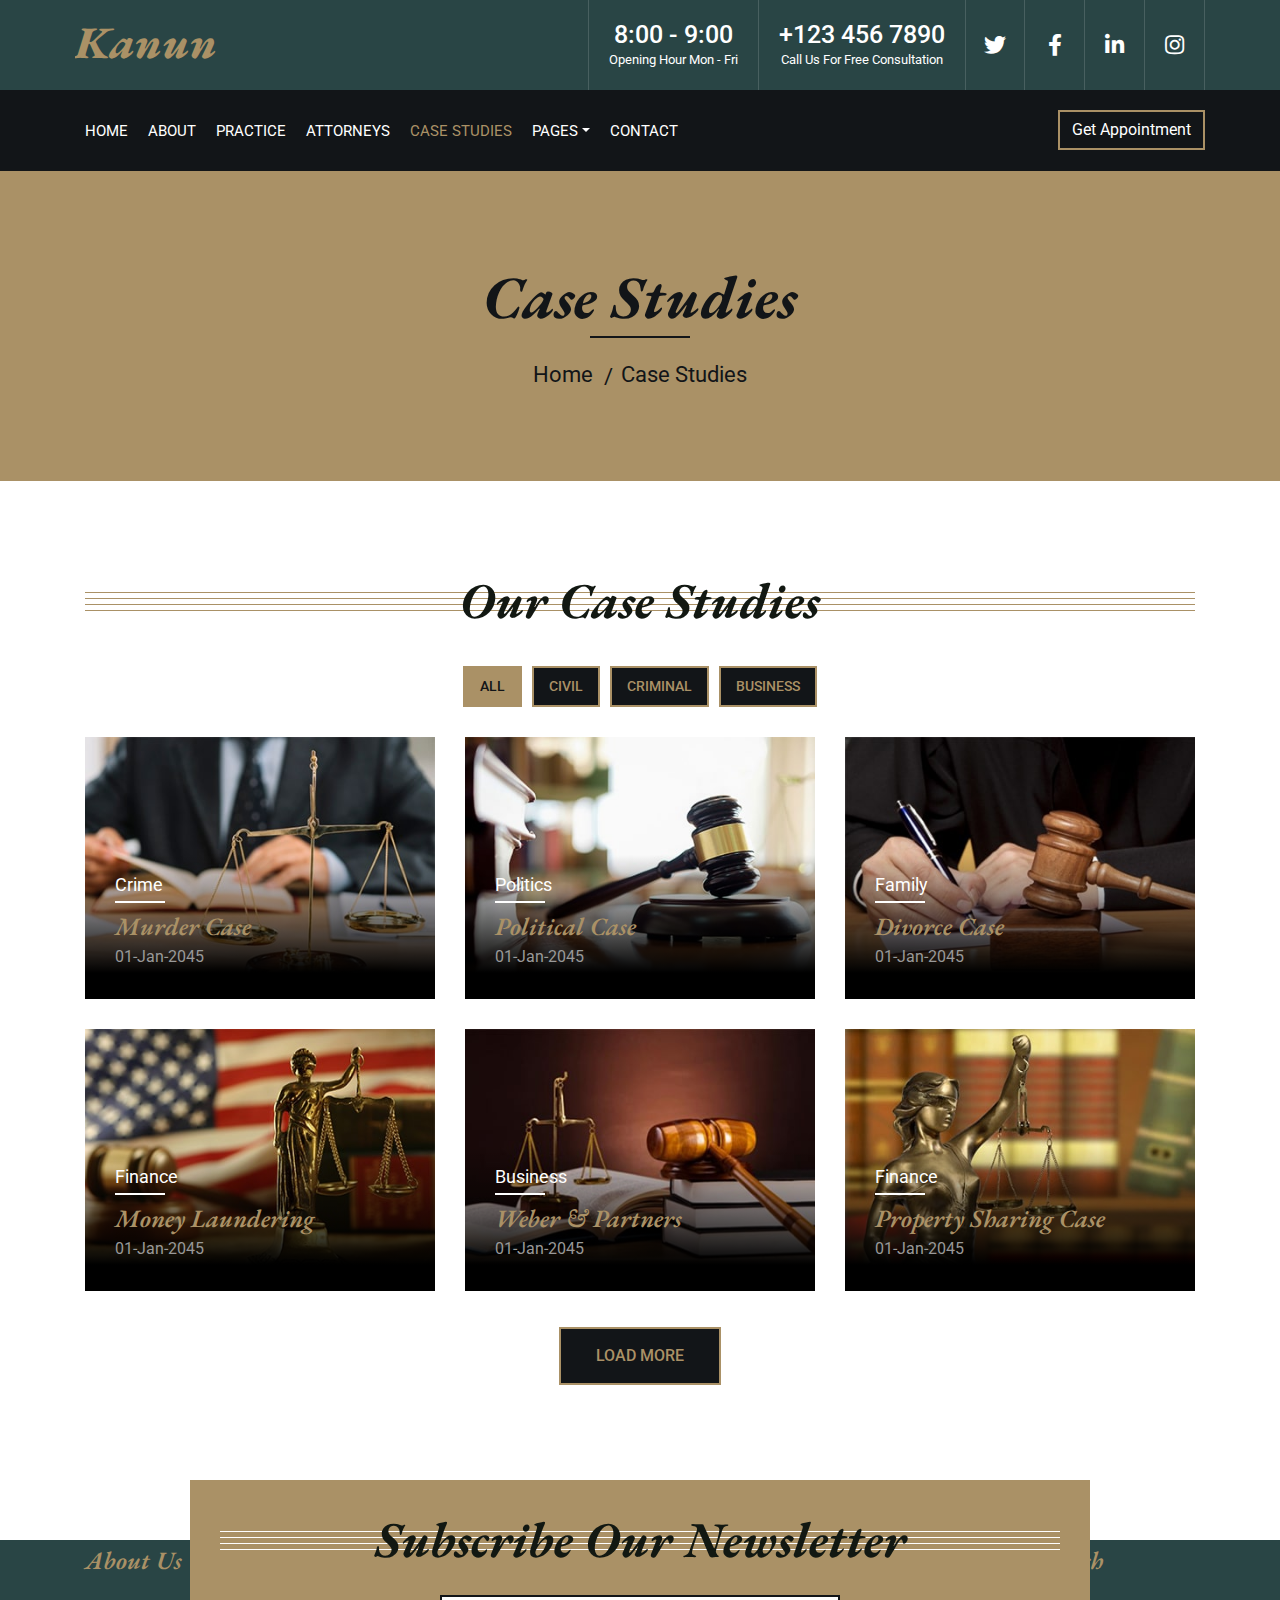
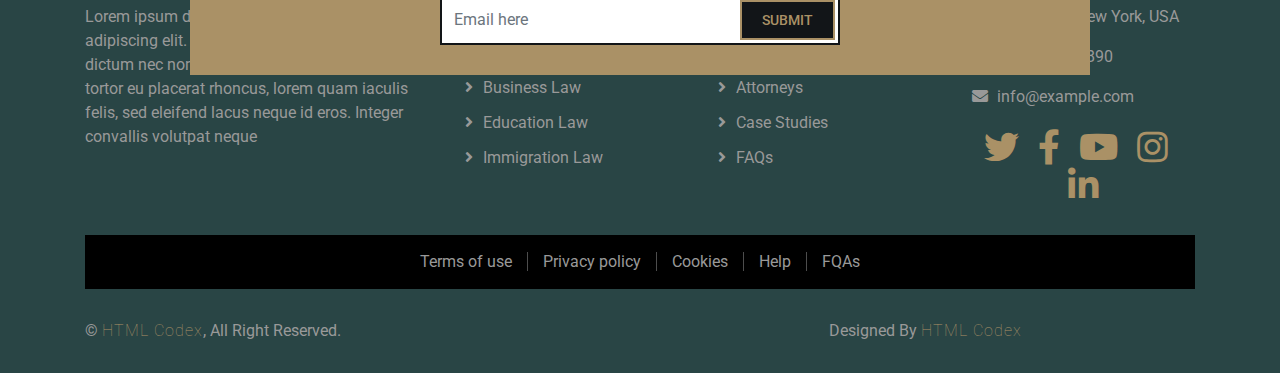
<file: portfolio.html>
<!DOCTYPE html>
<html lang="en">
    <head>
        <meta charset="utf-8">
        <title>Kanun - Law Firm Website Template</title>
        <meta content="width=device-width, initial-scale=1.0" name="viewport">
        <meta content="Law Firm Website Template" name="keywords">
        <meta content="Law Firm Website Template" name="description">

        <!-- Favicon -->
        <link href="img/favicon.ico" rel="icon">

        <!-- Google Font -->
        <link href="https://fonts.googleapis.com/css2?family=EB+Garamond:ital,wght@1,600;1,700;1,800&family=Roboto:wght@400;500&display=swap" rel="stylesheet"> 
        
        <!-- CSS Libraries -->
        <link href="https://stackpath.bootstrapcdn.com/bootstrap/4.4.1/css/bootstrap.min.css" rel="stylesheet">
        <link href="https://cdnjs.cloudflare.com/ajax/libs/font-awesome/5.10.0/css/all.min.css" rel="stylesheet">
        <link href="lib/animate/animate.min.css" rel="stylesheet">
        <link href="lib/owlcarousel/assets/owl.carousel.min.css" rel="stylesheet">

        <!-- Template Stylesheet -->
        <link href="css/style.css" rel="stylesheet">
    </head>

    <body>
        <div class="wrapper">
            <!-- Top Bar Start -->
            <div class="top-bar">
                <div class="container-fluid">
                    <div class="row">
                        <div class="col-lg-3">
                            <div class="logo">
                                <a href="index.html">
                                    <h1>Kanun</h1>
                                    <!-- <img src="img/logo.jpg" alt="Logo"> -->
                                </a>
                            </div>
                        </div>
                        <div class="col-lg-9">
                            <div class="top-bar-right">
                                <div class="text">
                                    <h2>8:00 - 9:00</h2>
                                    <p>Opening Hour Mon - Fri</p>
                                </div>
                                <div class="text">
                                    <h2>+123 456 7890</h2>
                                    <p>Call Us For Free Consultation</p>
                                </div>
                                <div class="social">
                                    <a href=""><i class="fab fa-twitter"></i></a>
                                    <a href=""><i class="fab fa-facebook-f"></i></a>
                                    <a href=""><i class="fab fa-linkedin-in"></i></a>
                                    <a href=""><i class="fab fa-instagram"></i></a>
                                </div>
                            </div>
                        </div>
                    </div>
                </div>
            </div>
            <!-- Top Bar End -->

            <!-- Nav Bar Start -->
            <div class="nav-bar">
                <div class="container-fluid">
                    <nav class="navbar navbar-expand-lg bg-dark navbar-dark">
                        <a href="#" class="navbar-brand">MENU</a>
                        <button type="button" class="navbar-toggler" data-toggle="collapse" data-target="#navbarCollapse">
                            <span class="navbar-toggler-icon"></span>
                        </button>

                        <div class="collapse navbar-collapse justify-content-between" id="navbarCollapse">
                            <div class="navbar-nav mr-auto">
                                <a href="index.html" class="nav-item nav-link">Home</a>
                                <a href="about.html" class="nav-item nav-link">About</a>
                                <a href="service.html" class="nav-item nav-link">Practice</a>
                                <a href="team.html" class="nav-item nav-link">Attorneys</a>
                                <a href="portfolio.html" class="nav-item nav-link active">Case Studies</a>
                                <div class="nav-item dropdown">
                                    <a href="#" class="nav-link dropdown-toggle" data-toggle="dropdown">Pages</a>
                                    <div class="dropdown-menu">
                                        <a href="blog.html" class="dropdown-item">Blog Page</a>
                                        <a href="single.html" class="dropdown-item">Single Page</a>
                                    </div>
                                </div>
                                <a href="contact.html" class="nav-item nav-link">Contact</a>
                            </div>
                            <div class="ml-auto">
                                <a class="btn" href="">Get Appointment</a>
                            </div>
                        </div>
                    </nav>
                </div>
            </div>
            <!-- Nav Bar End -->
            
            
            <!-- Page Header Start -->
            <div class="page-header">
                <div class="container">
                    <div class="row">
                        <div class="col-12">
                            <h2>Case Studies</h2>
                        </div>
                        <div class="col-12">
                            <a href="">Home</a>
                            <a href="">Case Studies</a>
                        </div>
                    </div>
                </div>
            </div>
            <!-- Page Header End -->


            <!-- Portfolio Start -->
            <div class="portfolio">
                <div class="container">
                    <div class="section-header">
                        <h2>Our Case Studies</h2>
                    </div>
                    <div class="row">
                        <div class="col-12">
                            <ul id="portfolio-flters">
                                <li data-filter="*" class="filter-active">All</li>
                                <li data-filter=".first">Civil</li>
                                <li data-filter=".second">Criminal</li>
                                <li data-filter=".third">Business</li>
                            </ul>
                        </div>
                    </div>
                    <div class="row portfolio-container">
                        <div class="col-lg-4 col-md-6 col-sm-12 portfolio-item first">
                            <div class="portfolio-wrap">
                                <img src="img/portfolio-1.jpg" alt="Portfolio Image">
                                <figure>
                                    <p>Crime</p>
                                    <a href="#">Murder Case</a>
                                    <span>01-Jan-2045</span>
                                </figure>
                            </div>
                        </div>
                        <div class="col-lg-4 col-md-6 col-sm-12 portfolio-item second">
                            <div class="portfolio-wrap">
                                <img src="img/portfolio-2.jpg" alt="Portfolio Image">
                                <figure>
                                    <p>Politics</p>
                                    <a href="#">Political Case</a>
                                    <span>01-Jan-2045</span>
                                </figure>
                            </div>
                        </div>
                        <div class="col-lg-4 col-md-6 col-sm-12 portfolio-item third">
                            <div class="portfolio-wrap">
                                <img src="img/portfolio-3.jpg" alt="Portfolio Image">
                                <figure>
                                    <p>Family</p>
                                    <a href="#">Divorce Case</a>
                                    <span>01-Jan-2045</span>
                                </figure>
                            </div>
                        </div>
                        <div class="col-lg-4 col-md-6 col-sm-12 portfolio-item first">
                            <div class="portfolio-wrap">
                                <img src="img/portfolio-4.jpg" alt="Portfolio Image">
                                <figure>
                                    <p>Finance</p>
                                    <a href="#">Money Laundering</a>
                                    <span>01-Jan-2045</span>
                                </figure>
                            </div>
                        </div>
                        <div class="col-lg-4 col-md-6 col-sm-12 portfolio-item second">
                            <div class="portfolio-wrap">
                                <img src="img/portfolio-5.jpg" alt="Portfolio Image">
                                <figure>
                                    <p>Business</p>
                                    <a href="#">Weber & Partners</a>
                                    <span>01-Jan-2045</span>
                                </figure>
                            </div>
                        </div>
                        <div class="col-lg-4 col-md-6 col-sm-12 portfolio-item third">
                            <div class="portfolio-wrap">
                                <img src="img/portfolio-6.jpg" alt="Portfolio Image">
                                <figure>
                                    <p>Finance</p>
                                    <a href="#">Property Sharing Case</a>
                                    <span>01-Jan-2045</span>
                                </figure>
                            </div>
                        </div>
                    </div>
                    <div class="row">
                        <div class="col-12 load-more">
                            <a class="btn" href="#">Load More</a>
                        </div>
                    </div>
                </div>
            </div>
            <!-- Portfolio Start -->


            <!-- Newsletter Start -->
            <div class="newsletter">
                <div class="container">
                    <div class="section-header">
                        <h2>Subscribe Our Newsletter</h2>
                    </div>
                    <div class="form">
                        <input class="form-control" placeholder="Email here">
                        <button class="btn">Submit</button>
                    </div>
                </div>
            </div>
            <!-- Newsletter End -->


            <!-- Footer Start -->
            <div class="footer">
                <div class="container">
                    <div class="row">
                        <div class="col-md-6 col-lg-4">
                            <div class="footer-about">
                                <h2>About Us</h2>
                                <p>
                                    Lorem ipsum dolor sit amet, consectetur adipiscing elit. Quisque eu lectus a leo tristique dictum nec non quam. Suspendisse convallis, tortor eu placerat rhoncus, lorem quam iaculis felis, sed eleifend lacus neque id eros. Integer convallis volutpat neque
                                </p>
                            </div>
                        </div>
                        <div class="col-md-6 col-lg-8">
                            <div class="row">
                        <div class="col-md-6 col-lg-4">
                            <div class="footer-link">
                                <h2>Services Areas</h2>
                                <a href="">Civil Law</a>
                                <a href="">Family Law</a>
                                <a href="">Business Law</a>
                                <a href="">Education Law</a>
                                <a href="">Immigration Law</a>
                            </div>
                        </div>
                        <div class="col-md-6 col-lg-4">
                            <div class="footer-link">
                                <h2>Useful Pages</h2>
                                <a href="">About Us</a>
                                <a href="">Practices</a>
                                <a href="">Attorneys</a>
                                <a href="">Case Studies</a>
                                <a href="">FAQs</a>
                            </div>
                        </div>
                        <div class="col-md-6 col-lg-4">
                            <div class="footer-contact">
                                <h2>Get In Touch</h2>
                                <p><i class="fa fa-map-marker-alt"></i>123 Street, New York, USA</p>
                                <p><i class="fa fa-phone-alt"></i>+012 345 67890</p>
                                <p><i class="fa fa-envelope"></i>info@example.com</p>
                                <div class="footer-social">
                                    <a href=""><i class="fab fa-twitter"></i></a>
                                    <a href=""><i class="fab fa-facebook-f"></i></a>
                                    <a href=""><i class="fab fa-youtube"></i></a>
                                    <a href=""><i class="fab fa-instagram"></i></a>
                                    <a href=""><i class="fab fa-linkedin-in"></i></a>
                                </div>
                            </div>
                        </div>
                        </div>
                    </div>
                    </div>
                </div>
                <div class="container footer-menu">
                    <div class="f-menu">
                        <a href="">Terms of use</a>
                        <a href="">Privacy policy</a>
                        <a href="">Cookies</a>
                        <a href="">Help</a>
                        <a href="">FQAs</a>
                    </div>
                </div>
                <div class="container copyright">
                    <div class="row">
                        <div class="col-md-6">
                            <p>&copy; <a href="https://htmlcodex.com/law-firm-website-template">HTML Codex</a>, All Right Reserved.</p>
                        </div>
                        <div class="col-md-6">
                            <p>Designed By <a href="https://htmlcodex.com">HTML Codex</a></p>
                        </div>
                    </div>
                </div>
            </div>
            <!-- Footer End -->
            
            <a href="#" class="back-to-top"><i class="fa fa-chevron-up"></i></a>
        </div>

        <!-- JavaScript Libraries -->
        <script src="https://code.jquery.com/jquery-3.4.1.min.js"></script>
        <script src="https://stackpath.bootstrapcdn.com/bootstrap/4.4.1/js/bootstrap.bundle.min.js"></script>
        <script src="lib/easing/easing.min.js"></script>
        <script src="lib/owlcarousel/owl.carousel.min.js"></script>
        <script src="lib/isotope/isotope.pkgd.min.js"></script>

        <!-- Template Javascript -->
        <script src="js/main.js"></script>
    </body>
</html>
</file>
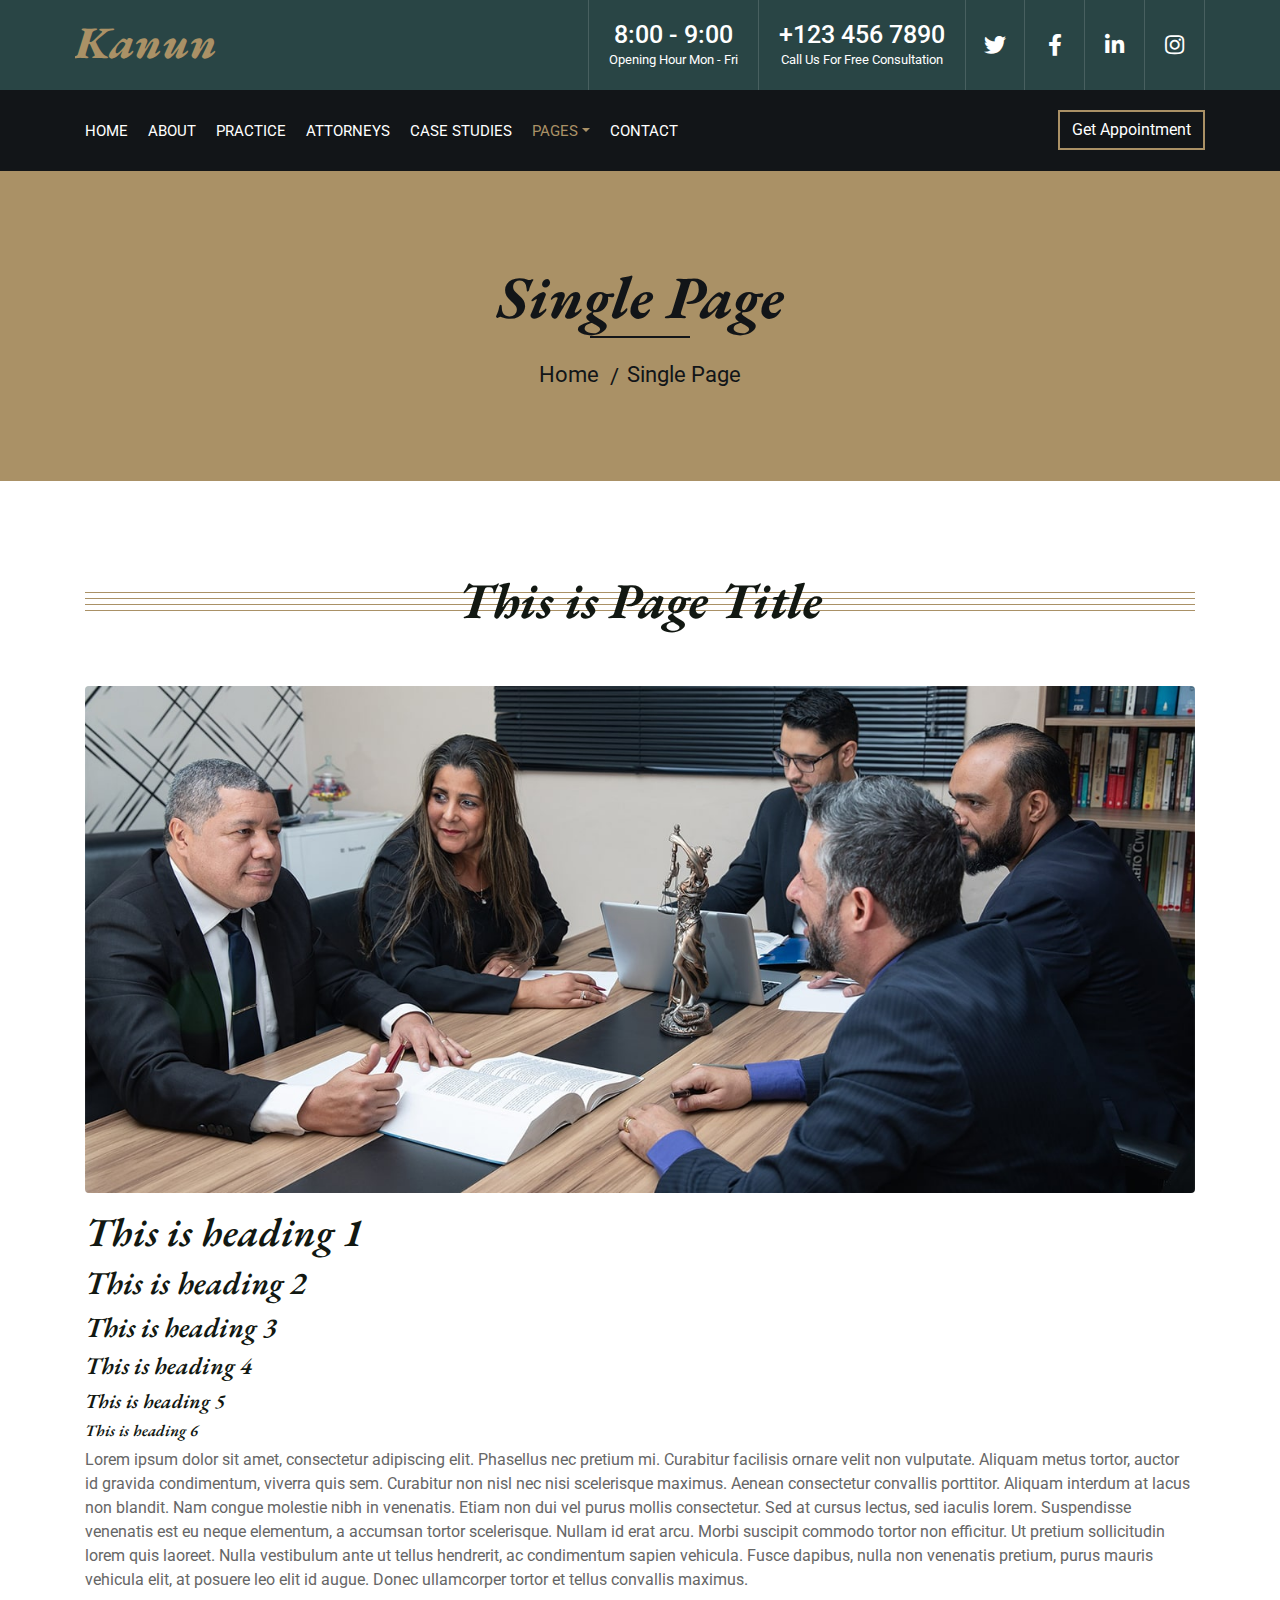
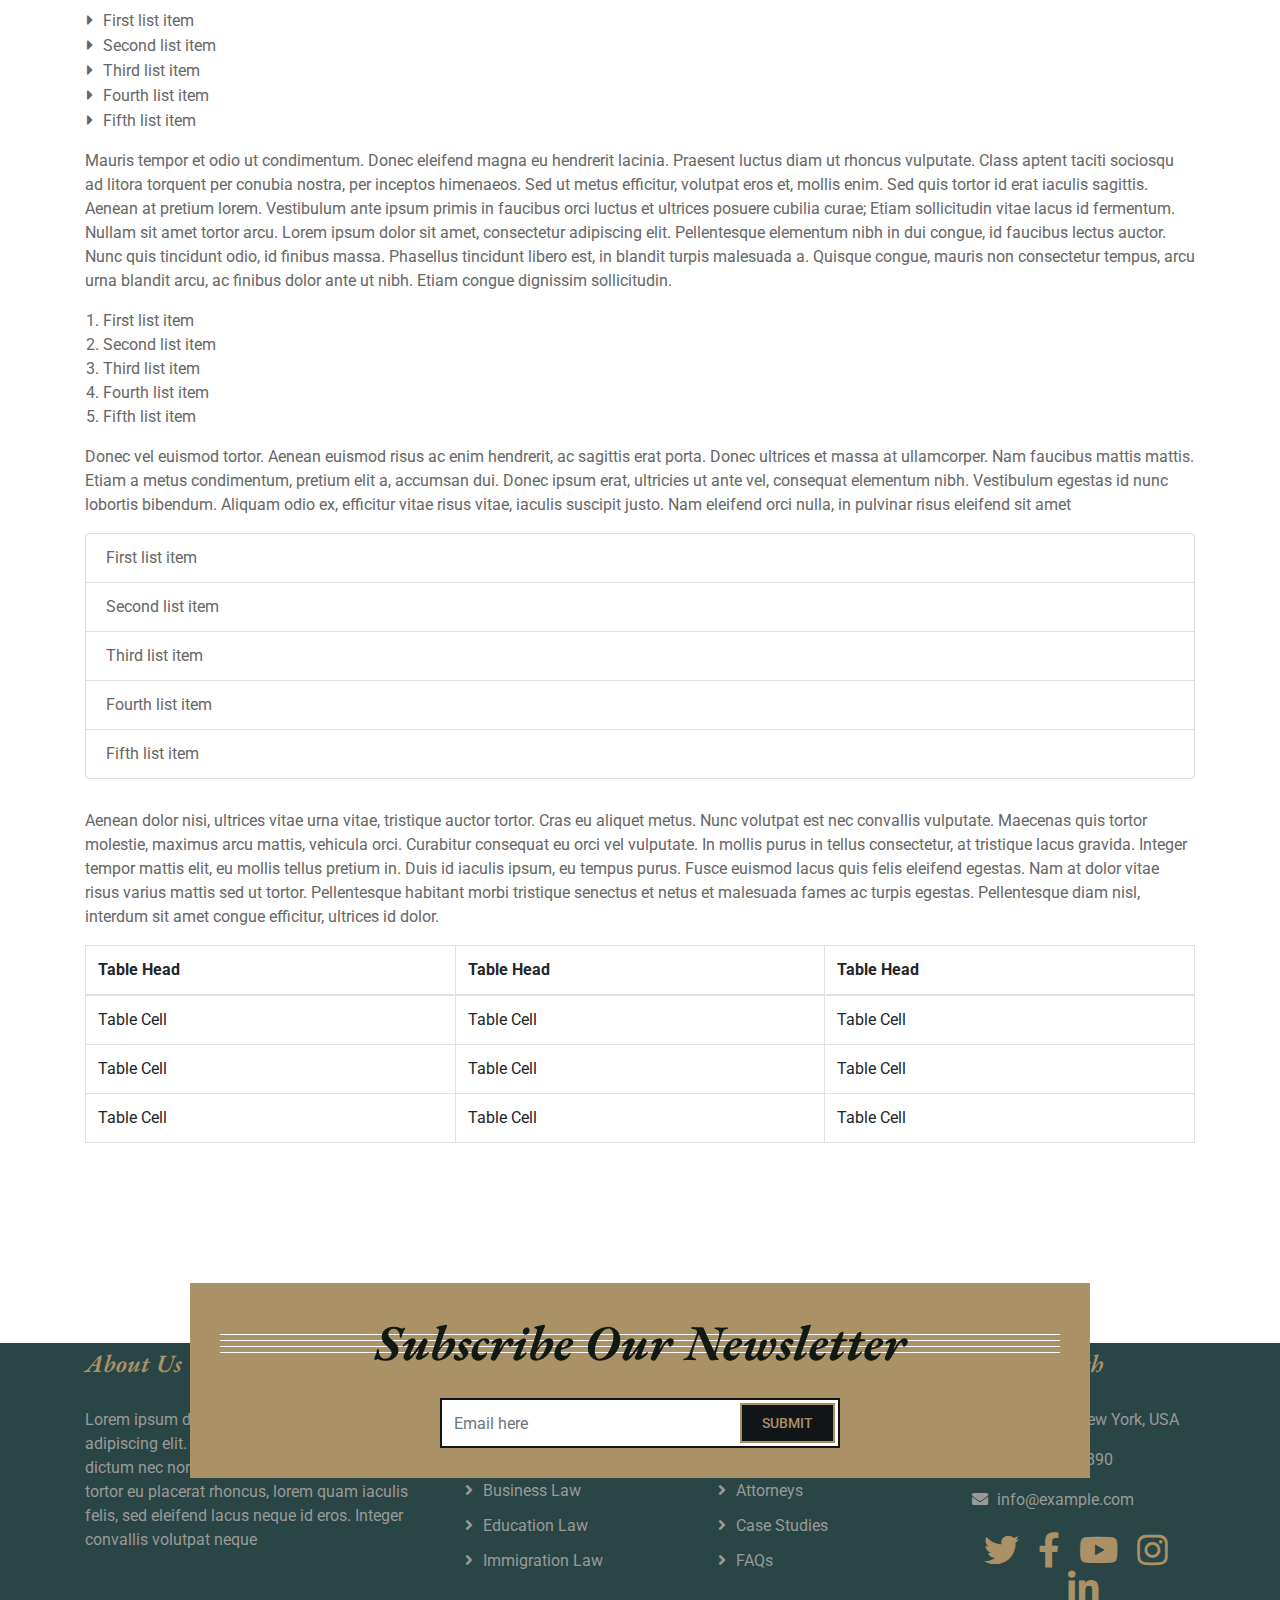
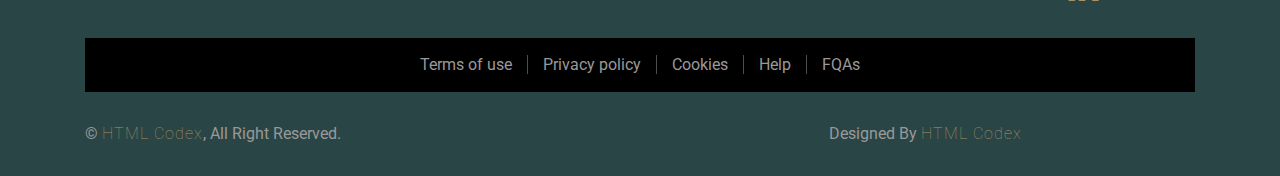
<file: single.html>
<!DOCTYPE html>
<html lang="en">
    <head>
        <meta charset="utf-8">
        <title>Kanun - Law Firm Website Template</title>
        <meta content="width=device-width, initial-scale=1.0" name="viewport">
        <meta content="Law Firm Website Template" name="keywords">
        <meta content="Law Firm Website Template" name="description">

        <!-- Favicon -->
        <link href="img/favicon.ico" rel="icon">

        <!-- Google Font -->
        <link href="https://fonts.googleapis.com/css2?family=EB+Garamond:ital,wght@1,600;1,700;1,800&family=Roboto:wght@400;500&display=swap" rel="stylesheet"> 
        
        <!-- CSS Libraries -->
        <link href="https://stackpath.bootstrapcdn.com/bootstrap/4.4.1/css/bootstrap.min.css" rel="stylesheet">
        <link href="https://cdnjs.cloudflare.com/ajax/libs/font-awesome/5.10.0/css/all.min.css" rel="stylesheet">
        <link href="lib/animate/animate.min.css" rel="stylesheet">
        <link href="lib/owlcarousel/assets/owl.carousel.min.css" rel="stylesheet">

        <!-- Template Stylesheet -->
        <link href="css/style.css" rel="stylesheet">
    </head>

    <body>
        <div class="wrapper">
            <!-- Top Bar Start -->
            <div class="top-bar">
                <div class="container-fluid">
                    <div class="row">
                        <div class="col-lg-3">
                            <div class="logo">
                                <a href="index.html">
                                    <h1>Kanun</h1>
                                    <!-- <img src="img/logo.jpg" alt="Logo"> -->
                                </a>
                            </div>
                        </div>
                        <div class="col-lg-9">
                            <div class="top-bar-right">
                                <div class="text">
                                    <h2>8:00 - 9:00</h2>
                                    <p>Opening Hour Mon - Fri</p>
                                </div>
                                <div class="text">
                                    <h2>+123 456 7890</h2>
                                    <p>Call Us For Free Consultation</p>
                                </div>
                                <div class="social">
                                    <a href=""><i class="fab fa-twitter"></i></a>
                                    <a href=""><i class="fab fa-facebook-f"></i></a>
                                    <a href=""><i class="fab fa-linkedin-in"></i></a>
                                    <a href=""><i class="fab fa-instagram"></i></a>
                                </div>
                            </div>
                        </div>
                    </div>
                </div>
            </div>
            <!-- Top Bar End -->

            <!-- Nav Bar Start -->
            <div class="nav-bar">
                <div class="container-fluid">
                    <nav class="navbar navbar-expand-lg bg-dark navbar-dark">
                        <a href="#" class="navbar-brand">MENU</a>
                        <button type="button" class="navbar-toggler" data-toggle="collapse" data-target="#navbarCollapse">
                            <span class="navbar-toggler-icon"></span>
                        </button>

                        <div class="collapse navbar-collapse justify-content-between" id="navbarCollapse">
                            <div class="navbar-nav mr-auto">
                                <a href="index.html" class="nav-item nav-link">Home</a>
                                <a href="about.html" class="nav-item nav-link">About</a>
                                <a href="service.html" class="nav-item nav-link">Practice</a>
                                <a href="team.html" class="nav-item nav-link">Attorneys</a>
                                <a href="portfolio.html" class="nav-item nav-link">Case Studies</a>
                                <div class="nav-item dropdown">
                                    <a href="#" class="nav-link dropdown-toggle active" data-toggle="dropdown">Pages</a>
                                    <div class="dropdown-menu">
                                        <a href="blog.html" class="dropdown-item">Blog Page</a>
                                        <a href="single.html" class="dropdown-item">Single Page</a>
                                    </div>
                                </div>
                                <a href="contact.html" class="nav-item nav-link">Contact</a>
                            </div>
                            <div class="ml-auto">
                                <a class="btn" href="">Get Appointment</a>
                            </div>
                        </div>
                    </nav>
                </div>
            </div>
            <!-- Nav Bar End -->
            
            
            <!-- Page Header Start -->
            <div class="page-header">
                <div class="container">
                    <div class="row">
                        <div class="col-12">
                            <h2>Single Page</h2>
                        </div>
                        <div class="col-12">
                            <a href="">Home</a>
                            <a href="">Single Page</a>
                        </div>
                    </div>
                </div>
            </div>
            <!-- Page Header End -->


            <!-- Single Page Start -->
            <div class="single">
                <div class="container">
                    <div class="section-header">
                        <h2>This is Page Title</h2>
                    </div>
                    <div class="row">
                        <div class="col-12">
                            <img class="img-fluid rounded" src="img/single.jpg" alt="Image">
                            <h1>This is heading 1</h1>
                            <h2>This is heading 2</h2>
                            <h3>This is heading 3</h3>
                            <h4>This is heading 4</h4>
                            <h5>This is heading 5</h5>
                            <h6>This is heading 6</h6>
                            <p>
                                Lorem ipsum dolor sit amet, consectetur adipiscing elit. Phasellus nec pretium mi. Curabitur facilisis ornare velit non vulputate. Aliquam metus tortor, auctor id gravida condimentum, viverra quis sem. Curabitur non nisl nec nisi scelerisque maximus. Aenean consectetur convallis porttitor. Aliquam interdum at lacus non blandit. Nam congue molestie nibh in venenatis. Etiam non dui vel purus mollis consectetur. Sed at cursus lectus, sed iaculis lorem. Suspendisse venenatis est eu neque elementum, a accumsan tortor scelerisque. Nullam id erat arcu. Morbi suscipit commodo tortor non efficitur. Ut pretium sollicitudin lorem quis laoreet. Nulla vestibulum ante ut tellus hendrerit, ac condimentum sapien vehicula. Fusce dapibus, nulla non venenatis pretium, purus mauris vehicula elit, at posuere leo elit id augue. Donec ullamcorper tortor et tellus convallis maximus.
                            </p>
                            <ul class="ul-group">
                                <li>First list item</li>
                                <li>Second list item</li>
                                <li>Third list item</li>
                                <li>Fourth list item</li>
                                <li>Fifth list item</li>
                            </ul>
                            <p>
                                Mauris tempor et odio ut condimentum. Donec eleifend magna eu hendrerit lacinia. Praesent luctus diam ut rhoncus vulputate. Class aptent taciti sociosqu ad litora torquent per conubia nostra, per inceptos himenaeos. Sed ut metus efficitur, volutpat eros et, mollis enim. Sed quis tortor id erat iaculis sagittis. Aenean at pretium lorem. Vestibulum ante ipsum primis in faucibus orci luctus et ultrices posuere cubilia curae; Etiam sollicitudin vitae lacus id fermentum. Nullam sit amet tortor arcu. Lorem ipsum dolor sit amet, consectetur adipiscing elit. Pellentesque elementum nibh in dui congue, id faucibus lectus auctor. Nunc quis tincidunt odio, id finibus massa. Phasellus tincidunt libero est, in blandit turpis malesuada a. Quisque congue, mauris non consectetur tempus, arcu urna blandit arcu, ac finibus dolor ante ut nibh. Etiam congue dignissim sollicitudin. 
                            </p>
                            <ol class="ol-group">
                                <li>First list item</li>
                                <li>Second list item</li>
                                <li>Third list item</li>
                                <li>Fourth list item</li>
                                <li>Fifth list item</li>
                            </ol>
                            <p>
                                Donec vel euismod tortor. Aenean euismod risus ac enim hendrerit, ac sagittis erat porta. Donec ultrices et massa at ullamcorper. Nam faucibus mattis mattis. Etiam a metus condimentum, pretium elit a, accumsan dui. Donec ipsum erat, ultricies ut ante vel, consequat elementum nibh. Vestibulum egestas id nunc lobortis bibendum. Aliquam odio ex, efficitur vitae risus vitae, iaculis suscipit justo. Nam eleifend orci nulla, in pulvinar risus eleifend sit amet
                            </p>
                            <ul class="list-group">
                                <li class="list-group-item">First list item</li>
                                <li class="list-group-item">Second list item</li>
                                <li class="list-group-item">Third list item</li>
                                <li class="list-group-item">Fourth list item</li>
                                <li class="list-group-item">Fifth list item</li>
                            </ul>
                            <p>
                                Aenean dolor nisi, ultrices vitae urna vitae, tristique auctor tortor. Cras eu aliquet metus. Nunc volutpat est nec convallis vulputate. Maecenas quis tortor molestie, maximus arcu mattis, vehicula orci. Curabitur consequat eu orci vel vulputate. In mollis purus in tellus consectetur, at tristique lacus gravida. Integer tempor mattis elit, eu mollis tellus pretium in. Duis id iaculis ipsum, eu tempus purus. Fusce euismod lacus quis felis eleifend egestas. Nam at dolor vitae risus varius mattis sed ut tortor. Pellentesque habitant morbi tristique senectus et netus et malesuada fames ac turpis egestas. Pellentesque diam nisl, interdum sit amet congue efficitur, ultrices id dolor. 
                            </p>
                            <table class="table table-bordered">
                                <thead>
                                    <tr>
                                        <th>Table Head</th>
                                        <th>Table Head</th>
                                        <th>Table Head</th>
                                    </tr>
                                </thead>
                                <tbody>
                                    <tr>
                                        <td>Table Cell</td>
                                        <td>Table Cell</td>
                                        <td>Table Cell</td>
                                    </tr>
                                    <tr>
                                        <td>Table Cell</td>
                                        <td>Table Cell</td>
                                        <td>Table Cell</td>
                                    </tr>
                                    <tr>
                                        <td>Table Cell</td>
                                        <td>Table Cell</td>
                                        <td>Table Cell</td>
                                    </tr>
                                </tbody>
                            </table>
                        </div>
                    </div>
                </div>
            </div>
            <!-- Single Page End -->


            <!-- Newsletter Start -->
            <div class="newsletter">
                <div class="container">
                    <div class="section-header">
                        <h2>Subscribe Our Newsletter</h2>
                    </div>
                    <div class="form">
                        <input class="form-control" placeholder="Email here">
                        <button class="btn">Submit</button>
                    </div>
                </div>
            </div>
            <!-- Newsletter End -->


            <!-- Footer Start -->
            <div class="footer">
                <div class="container">
                    <div class="row">
                        <div class="col-md-6 col-lg-4">
                            <div class="footer-about">
                                <h2>About Us</h2>
                                <p>
                                    Lorem ipsum dolor sit amet, consectetur adipiscing elit. Quisque eu lectus a leo tristique dictum nec non quam. Suspendisse convallis, tortor eu placerat rhoncus, lorem quam iaculis felis, sed eleifend lacus neque id eros. Integer convallis volutpat neque
                                </p>
                            </div>
                        </div>
                        <div class="col-md-6 col-lg-8">
                            <div class="row">
                        <div class="col-md-6 col-lg-4">
                            <div class="footer-link">
                                <h2>Services Areas</h2>
                                <a href="">Civil Law</a>
                                <a href="">Family Law</a>
                                <a href="">Business Law</a>
                                <a href="">Education Law</a>
                                <a href="">Immigration Law</a>
                            </div>
                        </div>
                        <div class="col-md-6 col-lg-4">
                            <div class="footer-link">
                                <h2>Useful Pages</h2>
                                <a href="">About Us</a>
                                <a href="">Practices</a>
                                <a href="">Attorneys</a>
                                <a href="">Case Studies</a>
                                <a href="">FAQs</a>
                            </div>
                        </div>
                        <div class="col-md-6 col-lg-4">
                            <div class="footer-contact">
                                <h2>Get In Touch</h2>
                                <p><i class="fa fa-map-marker-alt"></i>123 Street, New York, USA</p>
                                <p><i class="fa fa-phone-alt"></i>+012 345 67890</p>
                                <p><i class="fa fa-envelope"></i>info@example.com</p>
                                <div class="footer-social">
                                    <a href=""><i class="fab fa-twitter"></i></a>
                                    <a href=""><i class="fab fa-facebook-f"></i></a>
                                    <a href=""><i class="fab fa-youtube"></i></a>
                                    <a href=""><i class="fab fa-instagram"></i></a>
                                    <a href=""><i class="fab fa-linkedin-in"></i></a>
                                </div>
                            </div>
                        </div>
                        </div>
                    </div>
                    </div>
                </div>
                <div class="container footer-menu">
                    <div class="f-menu">
                        <a href="">Terms of use</a>
                        <a href="">Privacy policy</a>
                        <a href="">Cookies</a>
                        <a href="">Help</a>
                        <a href="">FQAs</a>
                    </div>
                </div>
                <div class="container copyright">
                    <div class="row">
                        <div class="col-md-6">
                            <p>&copy; <a href="https://htmlcodex.com/law-firm-website-template">HTML Codex</a>, All Right Reserved.</p>
                        </div>
                        <div class="col-md-6">
                            <p>Designed By <a href="https://htmlcodex.com">HTML Codex</a></p>
                        </div>
                    </div>
                </div>
            </div>
            <!-- Footer End -->
            
            <a href="#" class="back-to-top"><i class="fa fa-chevron-up"></i></a>
        </div>

        <!-- JavaScript Libraries -->
        <script src="https://code.jquery.com/jquery-3.4.1.min.js"></script>
        <script src="https://stackpath.bootstrapcdn.com/bootstrap/4.4.1/js/bootstrap.bundle.min.js"></script>
        <script src="lib/easing/easing.min.js"></script>
        <script src="lib/owlcarousel/owl.carousel.min.js"></script>
        <script src="lib/isotope/isotope.pkgd.min.js"></script>

        <!-- Template Javascript -->
        <script src="js/main.js"></script>
    </body>
</html>
</file>
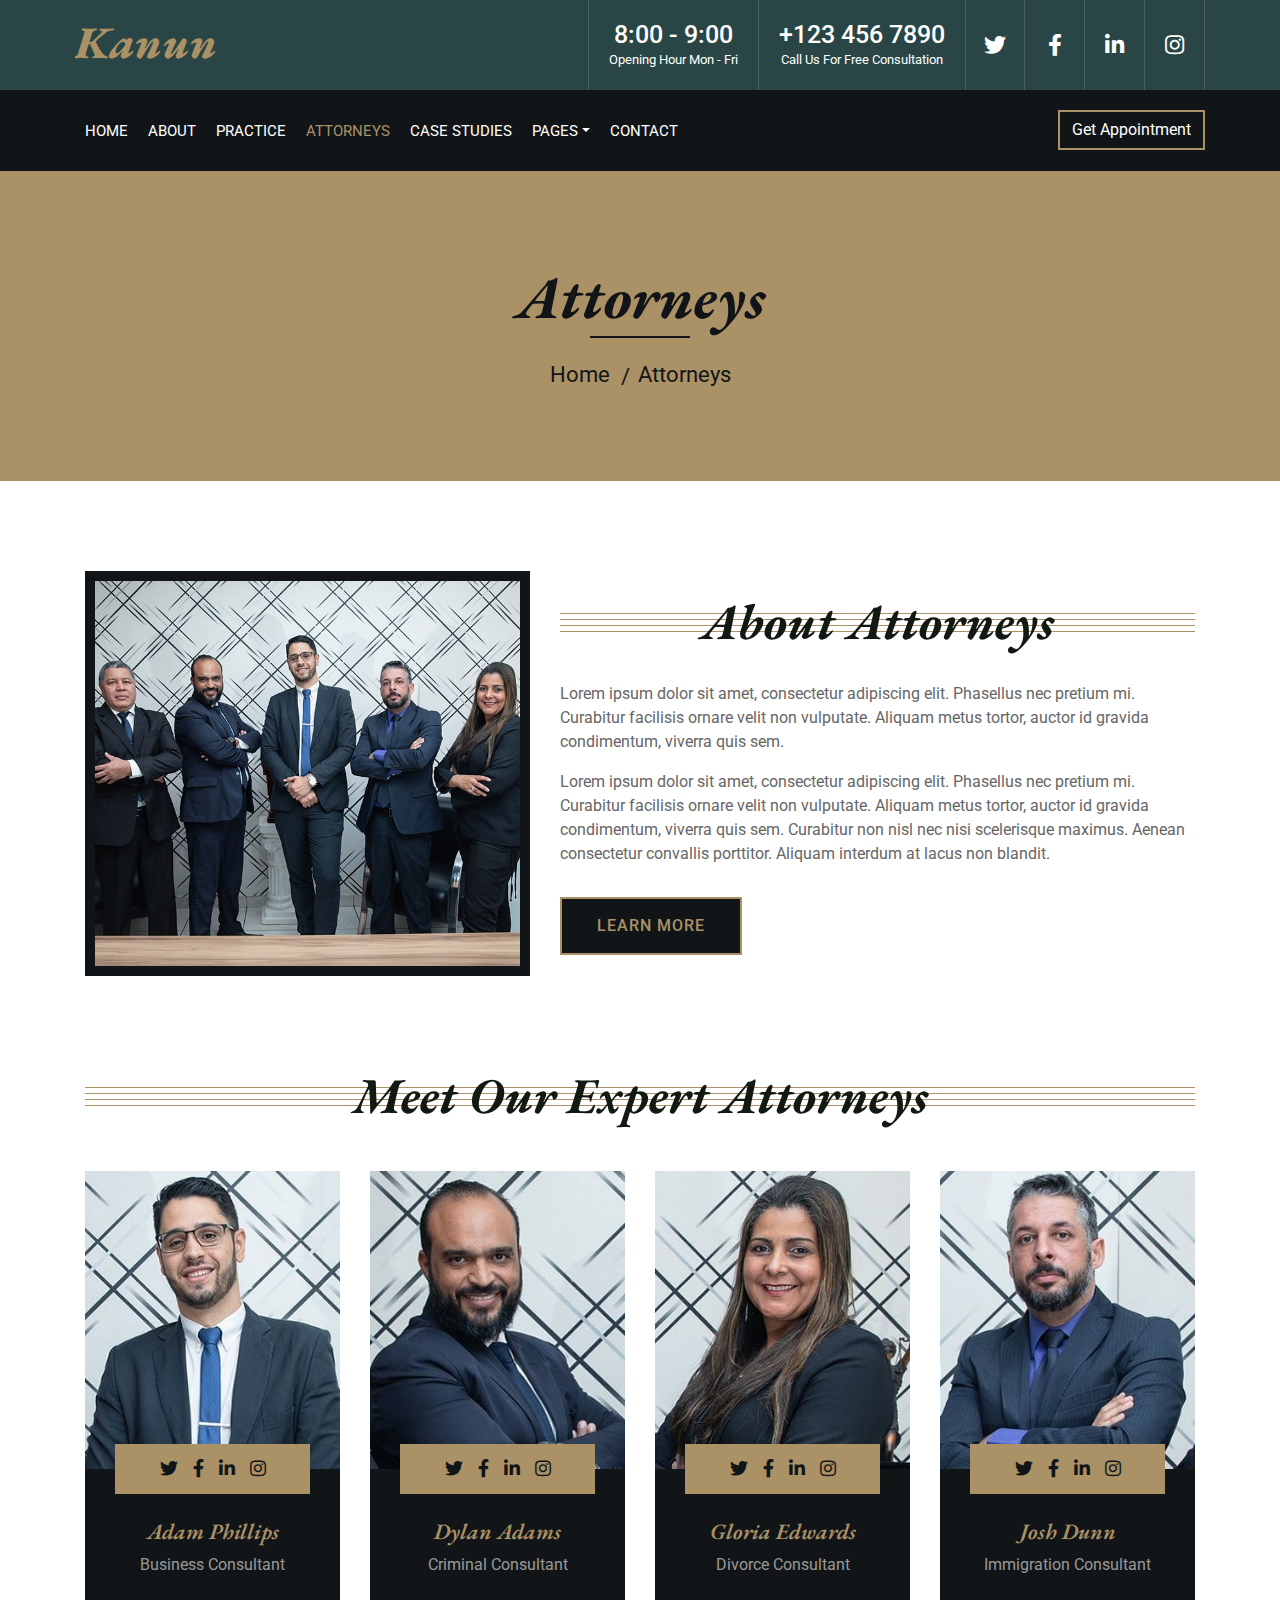
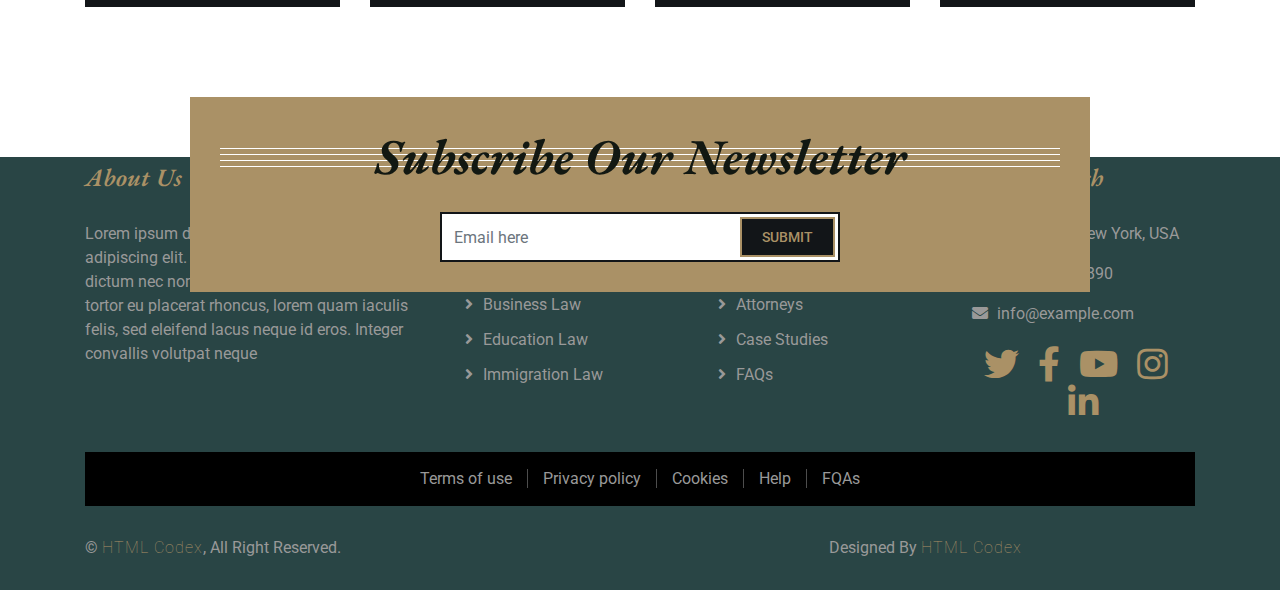
<file: team.html>
<!DOCTYPE html>
<html lang="en">
    <head>
        <meta charset="utf-8">
        <title>Kanun - Law Firm Website Template</title>
        <meta content="width=device-width, initial-scale=1.0" name="viewport">
        <meta content="Law Firm Website Template" name="keywords">
        <meta content="Law Firm Website Template" name="description">

        <!-- Favicon -->
        <link href="img/favicon.ico" rel="icon">

        <!-- Google Font -->
        <link href="https://fonts.googleapis.com/css2?family=EB+Garamond:ital,wght@1,600;1,700;1,800&family=Roboto:wght@400;500&display=swap" rel="stylesheet"> 
        
        <!-- CSS Libraries -->
        <link href="https://stackpath.bootstrapcdn.com/bootstrap/4.4.1/css/bootstrap.min.css" rel="stylesheet">
        <link href="https://cdnjs.cloudflare.com/ajax/libs/font-awesome/5.10.0/css/all.min.css" rel="stylesheet">
        <link href="lib/animate/animate.min.css" rel="stylesheet">
        <link href="lib/owlcarousel/assets/owl.carousel.min.css" rel="stylesheet">

        <!-- Template Stylesheet -->
        <link href="css/style.css" rel="stylesheet">
    </head>

    <body>
        <div class="wrapper">
            <!-- Top Bar Start -->
            <div class="top-bar">
                <div class="container-fluid">
                    <div class="row">
                        <div class="col-lg-3">
                            <div class="logo">
                                <a href="index.html">
                                    <h1>Kanun</h1>
                                    <!-- <img src="img/logo.jpg" alt="Logo"> -->
                                </a>
                            </div>
                        </div>
                        <div class="col-lg-9">
                            <div class="top-bar-right">
                                <div class="text">
                                    <h2>8:00 - 9:00</h2>
                                    <p>Opening Hour Mon - Fri</p>
                                </div>
                                <div class="text">
                                    <h2>+123 456 7890</h2>
                                    <p>Call Us For Free Consultation</p>
                                </div>
                                <div class="social">
                                    <a href=""><i class="fab fa-twitter"></i></a>
                                    <a href=""><i class="fab fa-facebook-f"></i></a>
                                    <a href=""><i class="fab fa-linkedin-in"></i></a>
                                    <a href=""><i class="fab fa-instagram"></i></a>
                                </div>
                            </div>
                        </div>
                    </div>
                </div>
            </div>
            <!-- Top Bar End -->

            <!-- Nav Bar Start -->
            <div class="nav-bar">
                <div class="container-fluid">
                    <nav class="navbar navbar-expand-lg bg-dark navbar-dark">
                        <a href="#" class="navbar-brand">MENU</a>
                        <button type="button" class="navbar-toggler" data-toggle="collapse" data-target="#navbarCollapse">
                            <span class="navbar-toggler-icon"></span>
                        </button>

                        <div class="collapse navbar-collapse justify-content-between" id="navbarCollapse">
                            <div class="navbar-nav mr-auto">
                                <a href="index.html" class="nav-item nav-link">Home</a>
                                <a href="about.html" class="nav-item nav-link">About</a>
                                <a href="service.html" class="nav-item nav-link">Practice</a>
                                <a href="team.html" class="nav-item nav-link active">Attorneys</a>
                                <a href="portfolio.html" class="nav-item nav-link">Case Studies</a>
                                <div class="nav-item dropdown">
                                    <a href="#" class="nav-link dropdown-toggle" data-toggle="dropdown">Pages</a>
                                    <div class="dropdown-menu">
                                        <a href="single-page.html" class="dropdown-item">Blog Page</a>
                                        <a href="#" class="dropdown-item">Single Page</a>
                                    </div>
                                </div>
                                <a href="contact.html" class="nav-item nav-link">Contact</a>
                            </div>
                            <div class="ml-auto">
                                <a class="btn" href="">Get Appointment</a>
                            </div>
                        </div>
                    </nav>
                </div>
            </div>
            <!-- Nav Bar End -->
            
            
            <!-- Page Header Start -->
            <div class="page-header">
                <div class="container">
                    <div class="row">
                        <div class="col-12">
                            <h2>Attorneys</h2>
                        </div>
                        <div class="col-12">
                            <a href="">Home</a>
                            <a href="">Attorneys</a>
                        </div>
                    </div>
                </div>
            </div>
            <!-- Page Header End -->


            <!-- About Start -->
            <div class="about">
                <div class="container">
                    <div class="row align-items-center">
                        <div class="col-lg-5 col-md-6">
                            <div class="about-img">
                                <img src="img/about.jpg" alt="Image">
                            </div>
                        </div>
                        <div class="col-lg-7 col-md-6">
                            <div class="section-header">
                                <h2>About Attorneys</h2>
                            </div>
                            <div class="about-text">
                                <p>
                                    Lorem ipsum dolor sit amet, consectetur adipiscing elit. Phasellus nec pretium mi. Curabitur facilisis ornare velit non vulputate. Aliquam metus tortor, auctor id gravida condimentum, viverra quis sem.
                                </p>
                                <p>
                                    Lorem ipsum dolor sit amet, consectetur adipiscing elit. Phasellus nec pretium mi. Curabitur facilisis ornare velit non vulputate. Aliquam metus tortor, auctor id gravida condimentum, viverra quis sem. Curabitur non nisl nec nisi scelerisque maximus. Aenean consectetur convallis porttitor. Aliquam interdum at lacus non blandit.
                                </p>
                                <a class="btn" href="">Learn More</a>
                            </div>
                        </div>
                    </div>
                </div>
            </div>
            <!-- About End -->


            <!-- Team Start -->
            <div class="team">
                <div class="container">
                    <div class="section-header">
                        <h2>Meet Our Expert Attorneys</h2>
                    </div>
                    <div class="row">
                        <div class="col-lg-3 col-md-6">
                            <div class="team-item">
                                <div class="team-img">
                                    <img src="img/team-1.jpg" alt="Team Image">
                                </div>
                                <div class="team-text">
                                    <h2>Adam Phillips</h2>
                                    <p>Business Consultant</p>
                                    <div class="team-social">
                                        <a class="social-tw" href=""><i class="fab fa-twitter"></i></a>
                                        <a class="social-fb" href=""><i class="fab fa-facebook-f"></i></a>
                                        <a class="social-li" href=""><i class="fab fa-linkedin-in"></i></a>
                                        <a class="social-in" href=""><i class="fab fa-instagram"></i></a>
                                    </div>
                                </div>
                            </div>
                        </div>
                        <div class="col-lg-3 col-md-6">
                            <div class="team-item">
                                <div class="team-img">
                                    <img src="img/team-2.jpg" alt="Team Image">
                                </div>
                                <div class="team-text">
                                    <h2>Dylan Adams</h2>
                                    <p>Criminal Consultant</p>
                                    <div class="team-social">
                                        <a class="social-tw" href=""><i class="fab fa-twitter"></i></a>
                                        <a class="social-fb" href=""><i class="fab fa-facebook-f"></i></a>
                                        <a class="social-li" href=""><i class="fab fa-linkedin-in"></i></a>
                                        <a class="social-in" href=""><i class="fab fa-instagram"></i></a>
                                    </div>
                                </div>
                            </div>
                        </div>
                        <div class="col-lg-3 col-md-6">
                            <div class="team-item">
                                <div class="team-img">
                                    <img src="img/team-3.jpg" alt="Team Image">
                                </div>
                                <div class="team-text">
                                    <h2>Gloria Edwards</h2>
                                    <p>Divorce Consultant</p>
                                    <div class="team-social">
                                        <a class="social-tw" href=""><i class="fab fa-twitter"></i></a>
                                        <a class="social-fb" href=""><i class="fab fa-facebook-f"></i></a>
                                        <a class="social-li" href=""><i class="fab fa-linkedin-in"></i></a>
                                        <a class="social-in" href=""><i class="fab fa-instagram"></i></a>
                                    </div>
                                </div>
                            </div>
                        </div>
                        <div class="col-lg-3 col-md-6">
                            <div class="team-item">
                                <div class="team-img">
                                    <img src="img/team-4.jpg" alt="Team Image">
                                </div>
                                <div class="team-text">
                                    <h2>Josh Dunn</h2>
                                    <p>Immigration Consultant</p>
                                    <div class="team-social">
                                        <a class="social-tw" href=""><i class="fab fa-twitter"></i></a>
                                        <a class="social-fb" href=""><i class="fab fa-facebook-f"></i></a>
                                        <a class="social-li" href=""><i class="fab fa-linkedin-in"></i></a>
                                        <a class="social-in" href=""><i class="fab fa-instagram"></i></a>
                                    </div>
                                </div>
                            </div>
                        </div>
                    </div>
                </div>
            </div>
            <!-- Team End -->


            <!-- Newsletter Start -->
            <div class="newsletter">
                <div class="container">
                    <div class="section-header">
                        <h2>Subscribe Our Newsletter</h2>
                    </div>
                    <div class="form">
                        <input class="form-control" placeholder="Email here">
                        <button class="btn">Submit</button>
                    </div>
                </div>
            </div>
            <!-- Newsletter End -->


            <!-- Footer Start -->
            <div class="footer">
                <div class="container">
                    <div class="row">
                        <div class="col-md-6 col-lg-4">
                            <div class="footer-about">
                                <h2>About Us</h2>
                                <p>
                                    Lorem ipsum dolor sit amet, consectetur adipiscing elit. Quisque eu lectus a leo tristique dictum nec non quam. Suspendisse convallis, tortor eu placerat rhoncus, lorem quam iaculis felis, sed eleifend lacus neque id eros. Integer convallis volutpat neque
                                </p>
                            </div>
                        </div>
                        <div class="col-md-6 col-lg-8">
                            <div class="row">
                        <div class="col-md-6 col-lg-4">
                            <div class="footer-link">
                                <h2>Services Areas</h2>
                                <a href="">Civil Law</a>
                                <a href="">Family Law</a>
                                <a href="">Business Law</a>
                                <a href="">Education Law</a>
                                <a href="">Immigration Law</a>
                            </div>
                        </div>
                        <div class="col-md-6 col-lg-4">
                            <div class="footer-link">
                                <h2>Useful Pages</h2>
                                <a href="">About Us</a>
                                <a href="">Practices</a>
                                <a href="">Attorneys</a>
                                <a href="">Case Studies</a>
                                <a href="">FAQs</a>
                            </div>
                        </div>
                        <div class="col-md-6 col-lg-4">
                            <div class="footer-contact">
                                <h2>Get In Touch</h2>
                                <p><i class="fa fa-map-marker-alt"></i>123 Street, New York, USA</p>
                                <p><i class="fa fa-phone-alt"></i>+012 345 67890</p>
                                <p><i class="fa fa-envelope"></i>info@example.com</p>
                                <div class="footer-social">
                                    <a href=""><i class="fab fa-twitter"></i></a>
                                    <a href=""><i class="fab fa-facebook-f"></i></a>
                                    <a href=""><i class="fab fa-youtube"></i></a>
                                    <a href=""><i class="fab fa-instagram"></i></a>
                                    <a href=""><i class="fab fa-linkedin-in"></i></a>
                                </div>
                            </div>
                        </div>
                        </div>
                    </div>
                    </div>
                </div>
                <div class="container footer-menu">
                    <div class="f-menu">
                        <a href="">Terms of use</a>
                        <a href="">Privacy policy</a>
                        <a href="">Cookies</a>
                        <a href="">Help</a>
                        <a href="">FQAs</a>
                    </div>
                </div>
                <div class="container copyright">
                    <div class="row">
                        <div class="col-md-6">
                            <p>&copy; <a href="https://htmlcodex.com/law-firm-website-template">HTML Codex</a>, All Right Reserved.</p>
                        </div>
                        <div class="col-md-6">
                            <p>Designed By <a href="https://htmlcodex.com">HTML Codex</a></p>
                        </div>
                    </div>
                </div>
            </div>
            <!-- Footer End -->
            
            <a href="#" class="back-to-top"><i class="fa fa-chevron-up"></i></a>
        </div>

        <!-- JavaScript Libraries -->
        <script src="https://code.jquery.com/jquery-3.4.1.min.js"></script>
        <script src="https://stackpath.bootstrapcdn.com/bootstrap/4.4.1/js/bootstrap.bundle.min.js"></script>
        <script src="lib/easing/easing.min.js"></script>
        <script src="lib/owlcarousel/owl.carousel.min.js"></script>
        <script src="lib/isotope/isotope.pkgd.min.js"></script>

        <!-- Template Javascript -->
        <script src="js/main.js"></script>
    </body>
</html>
</file>
<file: css/style.css>
/*******************************/
/********* General CSS *********/
/*******************************/
body {
    color: #666666;
    background: #ffffff;
    font-family: 'Roboto', sans-serif;
    font-weight: 400;
}

h1,
h2, 
h3, 
h4,
h5, 
h6 {
    font-family: 'EB Garamond', serif;
    font-weight: 600;
    font-style: italic;
    color: #121812;
}

a {
    color: #454545;
    transition: .3s;
}

a:hover,
a:active,
a:focus {
    color: #aa9166;
    outline: none;
    text-decoration: none;
}

.btn:focus {
    box-shadow: none;
}

.wrapper {
    position: relative;
    width: 100%;
    max-width: 1366px;
    margin: 0 auto;
    background: #ffffff;
}

.back-to-top {
    position: fixed;
    display: none;
    background: #aa9166;
    color: #121518;
    width: 44px;
    height: 44px;
    text-align: center;
    line-height: 1;
    font-size: 22px;
    right: 15px;
    bottom: 15px;
    transition: background 0.5s;
    z-index: 9;
}

.back-to-top:hover {
    color: #aa9166;
    background: #121518;
}

.back-to-top i {
    padding-top: 10px;
}


/**********************************/
/********** Top Bar CSS ***********/
/**********************************/
.top-bar {
    position: relative;
    height: 90px;
    background: #294545;
}

.top-bar .logo {
    padding: 15px 0;
    text-align: left;
    overflow: hidden;
}

.top-bar .logo h1 {
    margin: 0;
    color: #aa9166;
    font-size: 45px;
    line-height: 55px;
    font-weight: 800;
}

.top-bar .logo img {
    max-width: 100%;
    max-height: 70px;
}

.top-bar .top-bar-right {
    display: flex;
    align-items: center;
    justify-content: flex-end;
}

.top-bar .text {
    display: flex;
    align-items: center;
    justify-content: center;
    flex-direction: column;
    height: 90px;
    padding: 0 20px;
    text-align: center;
    border-left: 1px solid rgba(255, 255, 255, .15);
}

.top-bar .text h2 {
    color: #ffffff;
    font-family: 'Roboto', sans-serif;
    font-weight: 500;
    font-style: normal;
    font-size: 25px;
    margin: 0;
}

.top-bar .text p {
    color: #ffffff;
    font-size: 13px;
    margin: 0;
}

.top-bar .social {
    display: flex;
    height: 90px;
    font-size: 0;
    justify-content: flex-end;
}

.top-bar .social a {
    display: flex;
    align-items: center;
    justify-content: center;
    width: 60px;
    height: 100%;
    font-size: 22px;
    color: #ffffff;
    border-right: 1px solid rgba(255, 255, 255, .15);
}

.top-bar .social a:first-child {
    border-left: 1px solid rgba(255, 255, 255, .15);
}

.top-bar .social a:hover {
    color: #aa9166;
    background: #ffffff;
}

@media (min-width: 992px) {
    .top-bar {
        padding: 0 60px;
    }
}

@media (max-width: 991.98px) {
    .top-bar .logo {
        text-align: center;
    }
    
/*    .top-bar .social {
        display: none;
    } */
}


/**********************************/
/*********** Nav Bar CSS **********/
/**********************************/
.nav-bar {
    position: relative;
    padding: 20px 0;
    transition: .3s;
}

.nav-bar.nav-sticky {
    position: fixed;
    top: 0;
    width: 100%;
    padding: 10px 0;
    box-shadow: 0 2px 5px rgba(0, 0, 0, .3);
    z-index: 999;
}

.nav-bar .navbar {
    height: 100%;
    padding: 0;
}

.navbar-dark .navbar-nav .nav-link,
.navbar-dark .navbar-nav .nav-link:focus,
.navbar-dark .navbar-nav .nav-link:hover,
.navbar-dark .navbar-nav .nav-link.active {
    padding: 10px 10px 8px 10px;
    color: #ffffff;
}

.navbar-dark .navbar-nav .nav-link:hover,
.navbar-dark .navbar-nav .nav-link.active {
    color: #aa9166;
    transition: none;
}

.nav-bar .dropdown-menu {
    margin-top: 0;
    border: 0;
    border-radius: 0;
    background: #f8f9fa;
}

.nav-bar .btn {
    color: #ffffff;
    border: 2px solid #aa9166;
    border-radius: 0;
}

.nav-bar .btn:hover {
    background: #aa9166;
}

@media (min-width: 992px) {
    .nav-bar {
        padding: 20px 60px;
    }
    
    .nav-bar.nav-sticky {
        padding: 10px 60px;
    }
    
    .nav-bar,
    .nav-bar .navbar {
        background: #121518 !important;
    }
    
    .nav-bar .navbar-brand {
        display: none;
    }
    
    .nav-bar a.nav-link {
        padding: 8px 15px;
        font-size: 15px;
        text-transform: uppercase;
    }
}

@media (max-width: 991.98px) {   
    .nav-bar,
    .nav-bar .navbar {
        padding: 3px 0;
        background: #121518 !important;
    }
    
    .nav-bar a.nav-link {
        padding: 5px;
    }
    
    .nav-bar .dropdown-menu {
        box-shadow: none;
    }
    
    .nav-bar .btn {
        display: none;
    }
}


/*******************************/
/******** Carousel CSS *********/
/*******************************/
.carousel {
    position: relative;
    width: 100%;
    height: calc(100vh - 170px);
    margin: 0 auto;
    text-align: center;
    overflow: hidden;
}

.carousel .carousel-inner,
.carousel .carousel-item {
    position: relative;
    width: 100%;
    height: 100%;
}

.carousel .carousel-item img {
    width: 100%;
    height: 100%;
    object-fit: cover;
}

.carousel .carousel-item::after {
    position: absolute;
    content: "";
    width: 100%;
    height: 100%;
    top: 0;
    left: 0;
    background: rgba(0, 0, 0, .3);
    z-index: 1;
}

.carousel .carousel-caption {
    position: absolute;
    top: 0;
    bottom: 0;
    display: flex;
    align-items: center;
    justify-content: center;
    flex-direction: column;
    height: calc(100vh - 170px);
}

.carousel .carousel-caption h1 {
    color: #ffffff;
    font-size: 60px;
    font-weight: 700;
    margin-bottom: 20px;
}

.carousel .carousel-caption p {
    color: #ffffff;
    font-size: 25px;
    margin-bottom: 25px;
}

.carousel .carousel-caption .btn {
    padding: 15px 35px;
    font-size: 18px;
    font-weight: 500;
    letter-spacing: 1px;
    text-transform: uppercase;
    color: #aa9166;
    background: #121518;
    border: 2px solid #aa9166;
    border-radius: 0;
    transition: .3s;
}

.carousel .carousel-caption .btn:hover {
    color: #121518;
    background: #aa9166;
}

@media (max-width: 767.98px) {
    .carousel .carousel-caption h1 {
        font-size: 40px;
        font-weight: 700;
    }
    
    .carousel .carousel-caption p {
        font-size: 20px;
    }
    
    .carousel .carousel-caption .btn {
        padding: 12px 30px;
        font-size: 18px;
        font-weight: 500;
        letter-spacing: 0;
    }
}

@media (max-width: 575.98px) {
    .carousel .carousel-caption h1 {
        font-size: 30px;
        font-weight: 500;
    }
    
    .carousel .carousel-caption p {
        font-size: 16px;
    }
    
    .carousel .carousel-caption .btn {
        padding: 10px 25px;
        font-size: 16px;
        font-weight: 400;
        letter-spacing: 0;
    }
}

.carousel .animated {
    -webkit-animation-duration: 1.5s;
    animation-duration: 1.5s;
}


/*******************************/
/******* Page Header CSS *******/
/*******************************/
.page-header {
    position: relative;
    margin-bottom: 45px;
    padding: 90px 0;
    text-align: center;
    background: #aa9166;
}

.page-header h2 {
    position: relative;
    color: #121518;
    font-size: 60px;
    font-weight: 700;
    margin-bottom: 20px;
    padding-bottom: 5px;
}

.page-header h2::after {
    position: absolute;
    content: "";
    width: 100px;
    height: 2px;
    left: calc(50% - 50px);
    bottom: 0;
    background: #121518;
}

.page-header a {
    position: relative;
    padding: 0 12px;
    font-size: 22px;
    color: #121518;
}

.page-header a:hover {
    color: #ffffff;
}

.page-header a::after {
    position: absolute;
    content: "/";
    width: 8px;
    height: 8px;
    top: -2px;
    right: -7px;
    text-align: center;
    color: #121518;
}

.page-header a:last-child::after {
    display: none;
}

@media (max-width: 767.98px) {
    .page-header h2 {
        font-size: 35px;
    }
    
    .page-header a {
        font-size: 18px;
    }
}


/*******************************/
/******* Section Header ********/
/*******************************/
.section-header {
    position: relative;
    width: 100%;
    text-align: center;
    margin-bottom: 45px;
}

.section-header h2 {
    margin: 0;
    position: relative;
    font-size: 50px;
    font-weight: 700;
    white-space: nowrap;
    z-index: 1;
}

.section-header h2::before {
    position: absolute;
    content: "";
    width: 100%;
    height: 7px;
    left: 0;
    top: 21px;
    background: transparent;
    border-top: 1px solid #aa9166;
    border-bottom: 1px solid #aa9166;
    z-index: -1;
}

.section-header h2::after {
    position: absolute;
    content: "";
    width: 100%;
    height: 7px;
    left: 0;
    bottom: 20px;
    background: transparent;
    border-top: 1px solid #aa9166;
    border-bottom: 1px solid #aa9166;
    z-index: -1;
}

@media (max-width: 767.98px) {
    .section-header h2 {
        font-size: 30px;
    }
}

/*******************************/
/******** Top Feature CSS ******/
/*******************************/
.feature-top {
    position: relative;
    background: #121518;
    margin-bottom: 45px;
}

.feature-top .col-md-3 {
    border-right: 1px solid rgba(255, 255, 255, .1);
    border-bottom: 1px solid rgba(255, 255, 255, .1);
}

@media (max-width: 575.98px) {
    .feature-top .col-md-3:nth-child(1n) {
        border-right: none;
    }
    
    .feature-top .col-md-3:last-child {
        border-bottom: none;
    }
}

@media (min-width: 576px) and (max-width: 767.98px) {
    .feature-top .col-md-3:nth-child(2n) {
        border-right: none;
    }
    
    .feature-top .col-md-3:nth-child(3n),
    .feature-top .col-md-3:nth-child(4n) {
        border-bottom: none;
    }
}

@media (min-width: 768px) {
    .feature-top .col-md-3 {
        border-bottom: none;
    }
    
    .feature-top .col-md-3:nth-child(4n) {
        border-right: none;
    }
}

.feature-top .feature-item {
    padding: 30px 0;
    text-align: center;
}

.feature-top .feature-item i {
    color: #aa9166;
    font-size: 35px;
    margin-bottom: 10px;
}

.feature-top .feature-item h3 {
    color: #ffffff;
    font-size: 30px;
    font-weight: 600;
}

.feature-top .feature-item p {
    color: #999999;
    margin: 0;
    font-size: 18px;
}


/*******************************/
/********** About CSS **********/
/*******************************/
.about {
    position: relative;
    width: 100%;
    padding: 45px 0;
}

.about .section-header {
    margin-bottom: 30px;
}

.about .about-img {
    position: relative;
    height: 100%;
    padding: 10px;
    background: #121518;
}

.about .about-img img {
    width: 100%;
    height: 100%;
    object-fit: cover;
}

.about .about-text p {
    font-size: 16px;
}

.about .about-text a.btn {
    position: relative;
    margin-top: 15px;
    padding: 15px 35px;
    font-size: 16px;
    font-weight: 500;
    letter-spacing: 1px;
    text-transform: uppercase;
    color: #aa9166;
    border: 2px solid #aa9166;
    border-radius: 0;
    background: #121518;
    transition: .3s;
}

.about .about-text a.btn:hover {
    color: #121518;
    background: #aa9166;
}

@media (max-width: 767.98px) {
    .about .about-img {
        margin-bottom: 30px;
        height: auto;
    }
}


/*******************************/
/********* Service CSS *********/
/*******************************/
.service {
    position: relative;
    width: 100%;
    padding: 45px 0 15px 0;
}

.service .service-item {
    position: relative;
    width: 100%;
    text-align: center;
    background: #121518;
    margin-bottom: 30px;
}

.service .service-icon {
    height: 200px;
    position: relative;
    display: flex;
    align-items: center;
    justify-content: center;
    background: #000000;
}

.service .service-icon i {
    width: 100px;
    height: 100px;
    padding: 20px 0;
    text-align: center;
    font-size: 60px;
    color: #aa9166;
    background: #121518;
    transition: .5s;
}

.service .service-item:hover .service-icon i {
    margin-top: -15px;
}

.service .service-item h3 {
    margin: 0;
    padding: 25px 15px 15px 15px;
    font-size: 30px;
    font-weight: 600;
    color: #aa9166;
}

.service .service-item p {
    margin: 0;
    color: #999999;
    padding: 0 25px 25px 25px;
    font-size: 18px;
}

.service .service-item a.btn {
    position: relative;
    margin-bottom: 30px;
    padding: 10px 20px;
    font-size: 14px;
    font-weight: 500;
    letter-spacing: 1px;
    text-transform: uppercase;
    color: #aa9166;
    border: 2px solid #aa9166;
    border-radius: 0;
    background: #121518;
    transition: .3s;
}

.service .service-item:hover a.btn {
    color: #121518;
    background: #aa9166;
}


/*******************************/
/********* Feature CSS *********/
/*******************************/
.feature {
    position: relative;
    width: 100%;
    padding: 45px 0;
}

.feature .feature-item {
    margin-bottom: 30px;
}

.feature .feature-icon {
    height: 180px;
    position: relative;
    display: flex;
    align-items: center;
    justify-content: center;
    background: #121518;
}

.feature .feature-icon i {
    width: 100px;
    height: 100px;
    padding: 20px 0;
    text-align: center;
    font-size: 60px;
    color: #aa9166;
    background: #000000;
    transition: .5s;
}

.feature .feature-item:hover .feature-icon i {
    margin-right: -15px;
}

.feature .feature-item h3 {
    position: relative;
    margin-bottom: 15px;
    padding-bottom: 10px;
    font-size: 30px;
    font-weight: 600;
}

.feature .feature-item h3::after {
    position: absolute;
    content: "";
    width: 50px;
    height: 2px;
    left: 0;
    bottom: 0;
    background: #aa9166;
}

.feature .feature-item p {
    margin: 0;
    font-size: 16px;
}

.feature .feature-img {
    position: relative;
    height: 100%;
    padding: 10px;
    background: #121518;
}

.feature .feature-img img {
    width: 100%;
    height: 100%;
    object-fit: cover;
}


/*******************************/
/*********** Team CSS **********/
/*******************************/
.team {
    position: relative;
    width: 100%;
    padding: 45px 0 15px 0;
}

.team .team-item {
    margin-bottom: 30px;
}

.team .team-img {
    position: relative;
}

.team .team-img img {
    width: 100%;
}

.team .team-text {
    position: relative;
    padding: 50px 15px 30px 15px;
    text-align: center;
    background: #121518;
}

.team .team-text h2 {
    font-size: 22px;
    font-weight: 600;
    color: #aa9166;
}

.team .team-text p {
    margin: 0;
    color: #999999;
}

.team .team-social {
    position: absolute;
    width: calc(100% - 60px);
    height: 50px;
    top: -25px;
    left: 30px;
    display: flex;
    align-items: center;
    justify-content: center;
    background: #aa9166;
    font-size: 0;
    transition: .5s;
}

.team .team-item:hover .team-social {
    width: 100%;
    left: 0;
}

.team .team-social a {
    display: inline-block;
    margin-right: 15px;
    font-size: 18px;
    text-align: center;
    color: #121518;
    transition: .3s;
}

.team .team-social a:last-child {
    margin-right: 0;
}

.team .team-social a:hover {
    color: #ffffff;
}


/*******************************/
/*********** FAQs CSS **********/
/*******************************/
.faqs {
    position: relative;
    width: 100%;
    padding: 45px 0;
}

.faqs .faqs-img {
    position: relative;
    height: 100%;
    padding: 10px;
    background: #121518;
}

.faqs .faqs-img img {
    width: 100%;
    height: 100%;
    object-fit: cover;
}

@media(max-width: 767.98px) {
    .faqs .faqs-img {
        margin-bottom: 30px;
        height: auto;
    }
}

.faqs .card {
    margin-bottom: 15px;
    padding-top: 15px;
    border: none;
    border-radius: 0;
    border-top: 1px solid #aa9166;
}

.faqs .card:last-child {
    margin-bottom: 0;
    padding-bottom: 15px;
    border-bottom: 1px solid #aa9166;
}

.faqs .card-header {
    padding: 0;
    border: none;
    background: #ffffff;
}

.faqs .card-header a {
    display: block;
    width: 100%;
    color: #121518;
    font-size: 18px;
    line-height: 40px;
}

.faqs .card-header a span {
    display: inline-block;
    width: 40px;
    height: 40px;
    margin-right: 10px;
    text-align: center;
    background: #121518;
    color: #aa9166;
    font-weight: 700;
}

.faqs .card-header [data-toggle="collapse"]:after {
    font-family: 'font Awesome 5 Free';
    content: "\f067";
    float: right;
    color: #121518;
    font-size: 12px;
    font-weight: 900;
    transition: .3s;
}

.faqs .card-header [data-toggle="collapse"][aria-expanded="true"]:after {
    font-family: 'font Awesome 5 Free';
    content: "\f068";
    float: right;
    color: #121518;
    font-size: 12px;
    font-weight: 900;
    transition: .3s;
}

.faqs .card-body {
    padding: 15px 0 0 0;
    font-size: 16px;
    border: none;
    background: #ffffff;
}

.faqs a.btn {
    position: relative;
    margin-top: 15px;
    padding: 15px 35px;
    font-size: 16px;
    font-weight: 500;
    letter-spacing: 1px;
    text-transform: uppercase;
    color: #aa9166;
    border: 2px solid #aa9166;
    border-radius: 0;
    background: #121518;
    transition: .3s;
}

.faqs a.btn:hover {
    color: #121518;
    background: #aa9166;
}


/*******************************/
/******* Testimonial CSS *******/
/*******************************/
.testimonial {
    position: relative;
    padding: 45px 0;
}

.testimonial .testimonials-carousel {
    position: relative;
    width: calc(100% + 30px);
    left: -15px;
    right: -15px;
}

.testimonial .testimonial-item {
    position: relative;
    margin: 0 15px;
    padding: 30px;
    background: #121518;
    overflow: hidden;
}

.testimonial .testimonial-item i {
    position: absolute;
    top: 0;
    right: 0;
    color: #333333;
    font-size: 60px;
    transform: rotate(45deg);
    z-index: 1;
}

.testimonial .testimonial-item .col-12 {
    margin-top: 20px;
}

.testimonial .testimonial-item img {
    width: 100%;
}

.testimonial .testimonial-item h2 {
    color: #aa9166;
    font-size: 22px;
    font-weight: 600;
    margin-bottom: 5px;
}

.testimonial .testimonial-item p {
    color: #999999;
    font-size: 16px;
    margin: 0;
}

.testimonial .owl-nav,
.testimonial .owl-dots {
    margin-top: 15px;
    text-align: center;
}

.testimonial .owl-dot {
    display: inline-block;
    margin: 0 5px;
    width: 12px;
    height: 12px;
    border-radius: 50%;
    background: #aa9166;
}

.testimonial .owl-dot.active {
    background: #121518;
}


/*******************************/
/*********** Blog CSS **********/
/*******************************/
.blog {
    position: relative;
    width: 100%;
    padding: 45px 0;
}

.blog .blog-carousel {
    position: relative;
    width: calc(100% + 30px);
    left: -15px;
    right: -15px;
}

.blog .blog-item {
    position: relative;
    margin: 0 15px;
    background: #ffffff;
    overflow: hidden;
}

.blog .blog-page .blog-item {
    margin: 0 0 30px 0;
}

.blog .blog-item img {
    width: 100%;
    margin-bottom: 25px;
}

.blog .blog-item h3 {
    font-size: 25px;
    font-weight: 600;
}

.blog .blog-item .meta {
    padding: 0 0 15px 0;
}

.blog .blog-item .meta * {
    display: inline-block;
    margin: 0;
    padding: 0;
    font-size: 14px;
    color: #999999;
}

.blog .blog-item .meta i {
    margin: 0 2px 0 10px;
}

.blog .blog-item .meta i:first-child {
    margin-left: 0;
}

.blog .blog-item p {
    font-size: 16px;
}

.blog .blog-item a.btn {
    padding: 0;
    font-size: 14px;
    font-weight: 500;
    letter-spacing: 1px;
    text-transform: uppercase;
    color: #aa9166;
    transition: .3s;
}

.blog .blog-item a.btn i {
    margin-left: 10px;
}

.blog .blog-item a.btn:hover {
    color: #121518;
}

.blog .owl-nav,
.blog .owl-dots {
    margin-top: 15px;
    text-align: center;
}

.blog .owl-dot {
    display: inline-block;
    margin: 0 5px;
    width: 12px;
    height: 12px;
    border-radius: 50%;
    background: #aa9166;
}

.blog .owl-dot.active {
    background: #121518;
}

.blog .pagination .page-link {
    color: #121518;
    border-radius: 0;
    border-color: #aa9166;
}

.blog .pagination .page-link:hover,
.blog .pagination .page-item.active .page-link {
    color: #121518;
    background: #aa9166;
}

.blog .pagination .disabled .page-link {
    color: #999999;
}


/*******************************/
/********* Timeline CSS ********/
/*******************************/
.timeline {
    position: relative;
    padding: 45px 0;
}

.timeline .timeline-start {
    position: relative;
    width: calc(100% + 30px);
    left: -15px;
    right: -15px;
}

.timeline .timeline-container {
    padding: 0 15px;
    position: relative;
    background: inherit;
    width: 50%;
    margin-top: -5px;
}

.timeline .timeline-container.left {
    left: 0;
}

.timeline .timeline-container.right {
    left: 50%;
}

.timeline .timeline-container::before {
    content: '';
    position: absolute;
    width: 15px;
    height: 5px;
    background: #aa9166;
    z-index: 1;
}

.timeline .timeline-container.left::before {
    top: 0;
    right: 0;
}

.timeline .timeline-container.right::before {
    bottom: 0;
    left: 0;
}

.timeline .timeline-container::after {
    content: '';
    position: absolute;
    width: 15px;
    height: 5px;
    background: #aa9166;
    z-index: 1;
}

.timeline .timeline-container.left::after {
    bottom: 0;
    right: 0;
}

.timeline .timeline-container.right::after {
    top: 0;
    left: 0;
}

.timeline .timeline-container:first-child::before,
.timeline .timeline-container:last-child::before {
    display: none;
}

.timeline .timeline-container .timeline-content {
    padding: 30px;
    background: #121518;
    position: relative;
    border-right: 5px solid #aa9166;
}

.timeline .timeline-container.right .timeline-content {
    border-left: 5px solid #aa9166;
}

.timeline .timeline-container .timeline-content h2 {
    margin-bottom: 15px;
    font-size: 22px;
    font-weight: 600;
    color: #aa9166;
}

.timeline .timeline-container .timeline-content h2 span {
    display: inline-block;
    margin-right: 15px;
    padding: 5px 10px;
    color: #121518;
    background: #aa9166;
    font-family: 'Roboto', sans-serif;
    font-style: normal;
}

.timeline .timeline-container .timeline-content p {
    margin: 0;
    font-size: 16px;
    color: #999999;
}

@media (max-width: 767.98px) {
    .timeline .timeline-container {
        width: 100%;
        margin-top: 0;
        padding-left: 15px;
        padding-right: 15px;
        padding-bottom: 30px;
    }
    
    .timeline .timeline-container:last-child {
        padding-bottom: 0;
    }
    
    .timeline .timeline-container.right {
        left: 0%;
    }

    .timeline .timeline-container.left::after, 
    .timeline .timeline-container.right::after,
    .timeline .timeline-container.left::before,
    .timeline .timeline-container.right::before {
        width: 5px;
        height: 35px;
        left: 15px;
    }
    
    .timeline .timeline-container.left .timeline-content,
    .timeline .timeline-container.right .timeline-content {
        border-left: 5px solid #aa9166;
        border-right: none;
    }
}


/*******************************/
/******** Portfolio CSS ********/
/*******************************/
.portfolio {
    position: relative;
    padding: 45px 0;
    background: #ffffff;
}

.portfolio #portfolio-flters {
    padding: 0;
    margin: -15px 0 25px 0;
    list-style: none;
    font-size: 0;
    text-align: center;
}

.portfolio #portfolio-flters li,
.portfolio .load-more .btn {
    cursor: pointer;
    display: inline-block;
    margin: 5px;
    padding: 8px 15px;
    color: #aa9166;
    font-size: 14px;
    font-weight: 500;
    text-transform: uppercase;
    border-radius: 0;
    background: #121518;
    border: 2px solid #aa9166;
    transition: .3s;
}

.portfolio #portfolio-flters li:hover,
.portfolio #portfolio-flters li.filter-active {
    background: #aa9166;
    color: #121518;
}

.portfolio .load-more {
    text-align: center;
}

.portfolio .load-more .btn {
    padding: 15px 35px;
    font-size: 16px;
    transition: .3s;
}

.portfolio .load-more .btn:hover {
    color: #121518;
    background: #aa9166;
}

.portfolio .portfolio-item {
    position: relative;
    margin-bottom: 30px;
    overflow: hidden;
    transition: .5s;
}

.portfolio .portfolio-item:hover {
    margin-top: -10px;
}

.portfolio .portfolio-wrap {
    position: relative;
    width: 100%;
}

.portfolio img {
    position: relative;
    width: 100%; 
    height: 100%; 
    object-fit: cover;
}

.portfolio figure {
    position: absolute;
    padding: 30px;
    width: 100%;
    height: 100%;
    top: 0;
    left: 0;
    display: flex;
    align-items: flex-start;
    justify-content: flex-end;
    flex-direction: column;
    background: linear-gradient(rgba(0, 0, 0, .0), rgba(0, 0, 0, .0), rgba(0, 0, 0, 1) 90%);
}

.portfolio figure p {
    position: relative;
    margin-bottom: 5px;
    padding-bottom: 5px;
    color: #ffffff;
    font-size: 18px;
}

.portfolio figure p::after {
    position: absolute;
    content: "";
    width: 50px;
    height: 2px;
    left: 0;
    bottom: 0;
    background: #ffffff;
}

.portfolio figure a {
    font-family: 'EB Garamond', serif;
    color: #aa9166;
    font-size: 25px;
    font-weight: 600;
    font-style: italic;
    transition: .3s;
}

.portfolio figure a:hover {
    text-decoration: none;
    color: #ffffff;
}

.portfolio figure span {
    position: relative;
    color: #999999;
    font-size: 16px;
}


/*******************************/
/********* Contact CSS *********/
/*******************************/
.contact {
    position: relative;
    width: 100%;
    padding: 45px 0 15px 0;
}

.contact .contact-info {
    position: relative;
    margin-bottom: 30px;
    width: 100%;
    padding: 30px;
    background: #121518;
}

.contact .contact-item {
    position: relative;
    margin-bottom: 30px;
    padding: 30px;
    display: flex;
    align-items: flex-start;
    flex-direction: row;
    border: 2px solid #aa9166;
}

.contact .contact-item i {
    display: inline-block;
    width: 60px;
    height: 60px;
    display: flex;
    align-items: center;
    justify-content: center;
    font-size: 30px;
    color: #aa9166;
    border: 2px solid #aa9166;
}

.contact .contact-text {
    position: relative;
    width: auto;
    padding-left: 15px;
}

.contact .contact-text h2 {
    color: #aa9166;
    font-size: 25px;
    font-weight: 600;
}

.contact .contact-text p {
    margin: 0;
    color: #999999;
    font-size: 16px;
}

.contact .contact-item:last-child {
    margin-bottom: 0;
}

.contact .contact-form {
    position: relative;
    margin-bottom: 30px;
}

.contact .contact-form input {
    height: 60px;
    border-radius: 0;
    border-width: 2px;
    border-color: #121518;
}

.contact .contact-form textarea {
    height: 190px;
    border-radius: 0;
    border-width: 2px;
    border-color: #121518;
}

.contact .contact-form .btn {
    padding: 16px 35px;
    font-size: 18px;
    font-weight: 500;
    letter-spacing: 1px;
    text-transform: uppercase;
    color: #aa9166;
    background: #121518;
    border: 2px solid #aa9166;
    border-radius: 0;
    transition: .3s;
}

.contact .contact-form .btn:hover {
    color: #121518;
    background: #aa9166;
}


/*******************************/
/******* Single Page CSS *******/
/*******************************/
.single {
    position: relative;
    width: 100%;
    padding: 45px 0 65px 0;
}

.single img {
    margin: 10px 0 15px 0;
}

.single .table,
.single .list-group {
    margin-bottom: 30px;
}

.single .ul-group {
    padding: 0;
    list-style: none;
}

.single .ul-group li {
    margin-left: 2px;
}

.single .ul-group li::before {
    position: relative;
    content: "\f0da";
    font-family: "Font Awesome 5 Free";
    font-weight: 900;
    margin-right: 10px;
}

.single .ol-group {
    padding-left: 18px;
}


/*******************************/
/********** Newsletter *********/
/*******************************/
.newsletter {
    position: relative;
    max-width: 900px;
    margin: 45px auto -140px auto;
    padding: 30px 15px;
    background: #aa9166;
    z-index: 1;
}

.newsletter .section-header {
    margin-bottom: 25px;
}

.newsletter .section-header h2::before,
.newsletter .section-header h2::after {
    border-color: #ffffff;
}

.newsletter .form {
    position: relative;
    max-width: 400px;
    margin: 0 auto;
}

.newsletter input {
    height: 50px;
    border: 2px solid #121518;
    border-radius: 0;
}

.newsletter .btn {
    position: absolute;
    top: 5px;
    right: 5px;
    height: 40px;
    padding: 8px 20px;
    font-size: 14px;
    font-weight: 500;
    text-transform: uppercase;
    color: #aa9166;
    background: #121518;
    border-radius: 0;
    border: 2px solid #aa9166;
    transition: .3s;
}

.newsletter .btn:hover {
    color: #121518;
    background: #aa9166;
}


/*******************************/
/********* Footer CSS **********/
/*******************************/
.footer {
    position: relative;
    margin-top: 5px;
    padding-top: 5px;
    background: #294545;
    color: #ffffff;
}

.footer .footer-about,
.footer .footer-link,
.footer .footer-contact {
    position: relative;
    margin-bottom: 30px;
    color: #999999;
}

.footer .footer-about h2,
.footer .footer-link h2,
.footer .footer-contact h2{
    position: relative;
    margin-bottom: 30px;
    font-size: 25px;
    font-weight: 600;
    color: #aa9166;
}

.footer .footer-link a {
    display: block;
    margin-bottom: 10px;
    color: #999999;
    transition: .3s;
}

.footer .footer-link a::before {
    position: relative;
    content: "\f105";
    font-family: "Font Awesome 5 Free";
    font-weight: 900;
    margin-right: 10px;
}

.footer .footer-link a:hover {
    color: #aa9166;
    letter-spacing: 1px;
}

.footer .footer-contact p i {
    width: 25px;
}

.footer .footer-social {
    position: relative;
    margin-top: 20px;
    text-align: center;
}

.footer .footer-social a {
    display: inline-block;
}

.footer .footer-social a i {
    margin-right: 15px;
    font-size: 35px;
    color: #aa9166;
}

.footer .footer-social a:last-child i {
    margin: 0;
}

.footer .footer-social a:hover i {
    color: #999999;
}

.footer .footer-menu .f-menu {
    position: relative;
    padding: 15px 0;
    background: #000000;
    font-size: 0;
    text-align: center;
}

.footer .footer-menu .f-menu a {
    color: #999999;
    font-size: 16px;
    margin-right: 15px;
    padding-right: 15px;
    border-right: 1px solid rgba(255, 255, 255, .3);
}

.footer .footer-menu .f-menu a:hover {
    color: #aa9166;
}

.footer .footer-menu .f-menu a:last-child {
    margin-right: 0;
    padding-right: 0;
    border-right: none;
}


.footer .copyright {
    padding: 30px 15px;
    background: #294545;
}

.footer .copyright p {
    margin: 0;
    color: #999999;
}

.footer .copyright .col-md-6:last-child p {
    text-align: center;
}

.footer .copyright p a {
    color: #aa9166;
    font-weight: 100;
    letter-spacing: 1px;
}

.footer .copyright p a:hover {
    color: #ffffff;
}

@media (max-width: 768px) {
    .footer .copyright p,
    .footer .copyright .col-md-6:last-child p {
        margin: 5px 0;
        text-align: center;
    }
}

.whatsapp {
    display: block;
    position: fixed;
    padding: 2em;
    z-index: 20;
    top: 75%;
    text-align: center;
    float: right;
    right: 5px;
    -webkit-transition-timing-function: linear;
            transition-timing-function: linear;
    -webkit-transition-duration: 2s;
            transition-duration: 2s;
  }
  
  .whatsapp :hover {
    -webkit-transform: translateY(-20px);
            transform: translateY(-20px);
  }
</file>
